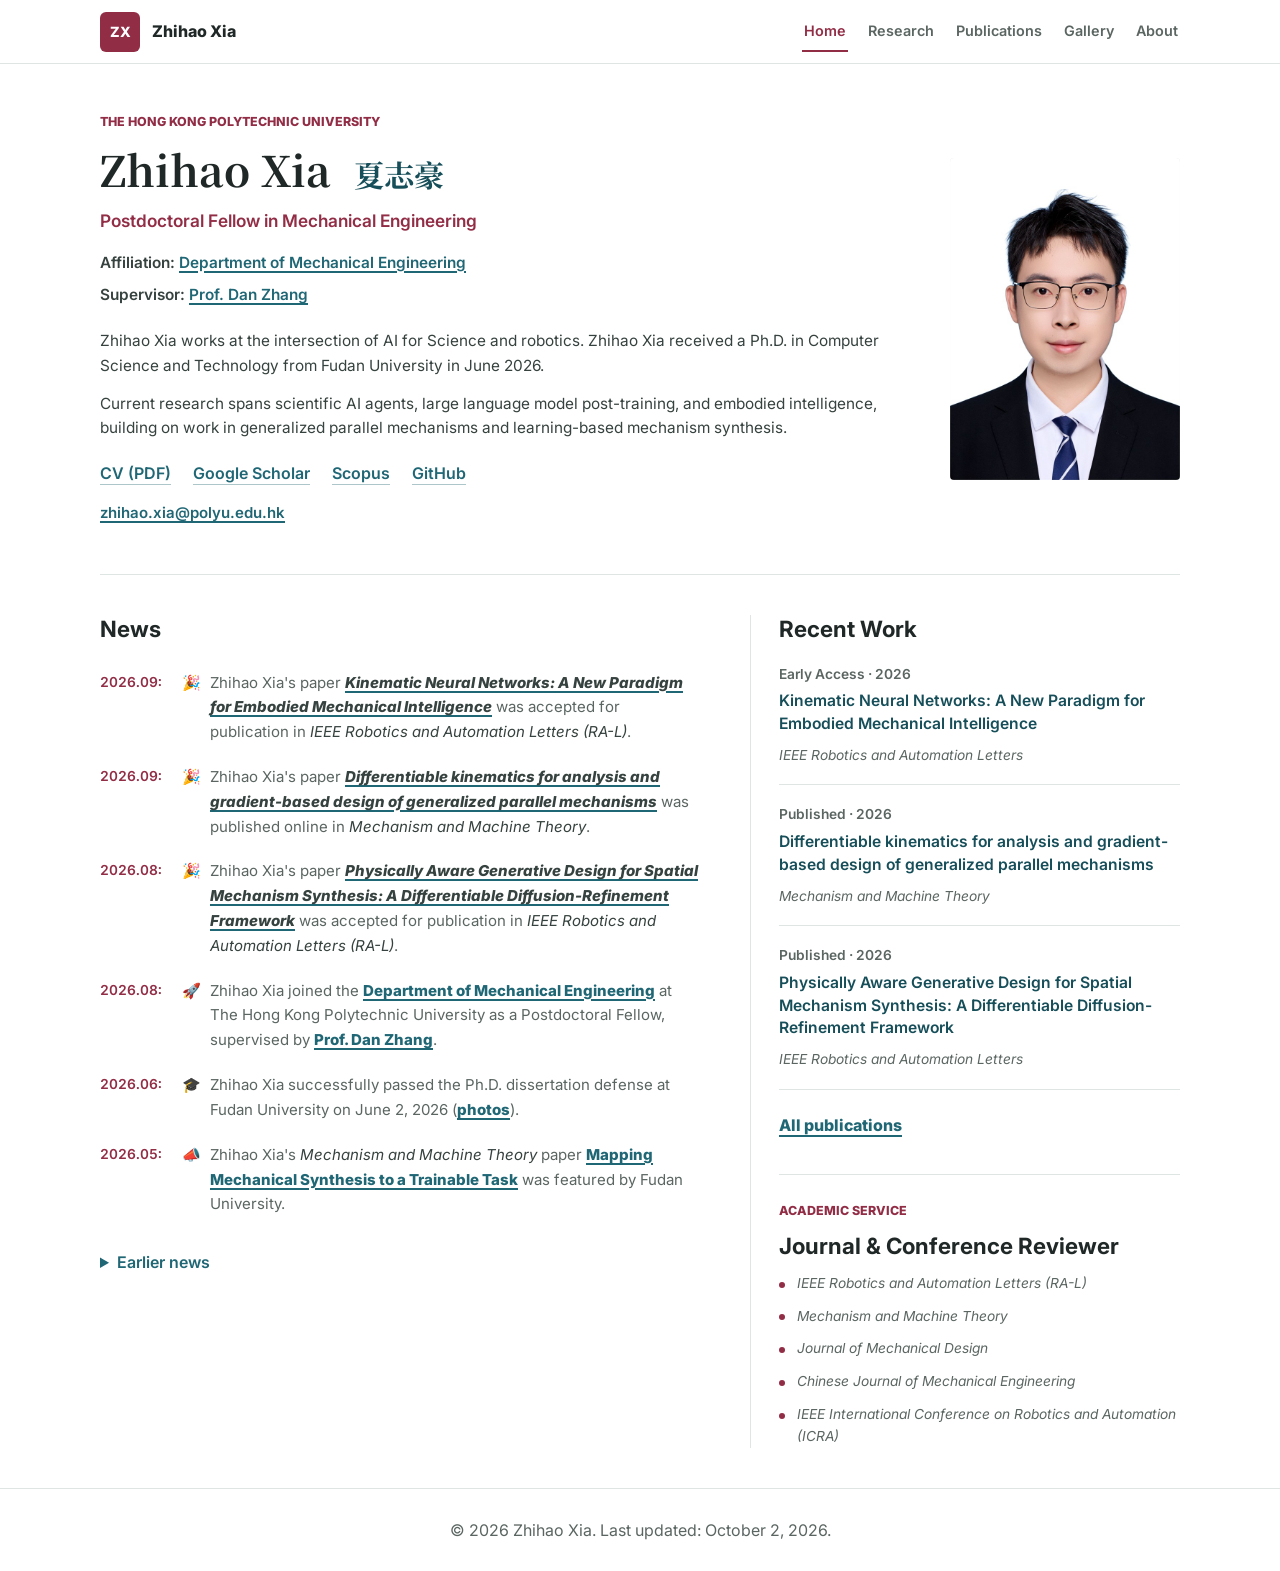
<file: index.html>
<!doctype html>
<html lang="en">
  <head>
    <meta charset="utf-8" />
    <meta name="viewport" content="width=device-width, initial-scale=1" />
    <meta
      name="description"
      content="夏志豪 / Zhihao Xia 的学术个人主页：科研智能体、大语言模型后训练、领域大模型、具身智能、机器人系统、论文与项目。"
    />
    <title>夏志豪 | Zhihao Xia</title>
    <link rel="preconnect" href="https://fonts.googleapis.com" />
    <link rel="preconnect" href="https://fonts.gstatic.com" crossorigin />
    <link
      href="https://fonts.googleapis.com/css2?family=Inter:wght@400;500;600;700;800&family=Noto+Serif+SC:wght@500;700&display=swap"
      rel="stylesheet"
    />
    <link rel="stylesheet" href="styles.css" />
  </head>
  <body>
    <header class="site-header">
      <a class="brand" href="index.html" aria-label="Zhihao Xia home">
        <span class="brand-mark">ZX</span>
        <span class="brand-text">Zhihao Xia</span>
      </a>

      <nav class="site-nav" aria-label="Primary navigation">
        <a href="index.html" aria-current="page">Home</a>
        <a href="research.html">Research</a>
        <a href="publications.html">Publications</a>
        <a href="gallery.html">Gallery</a>
        <a href="about.html">About</a>
      </nav>
    </header>

    <main id="top">
      <section class="home-hero section-band">
        <div class="home-intro">
          <div class="profile-heading">
          <p class="eyebrow">The Hong Kong Polytechnic University</p>
          <h1>Zhihao Xia <span lang="zh-CN">夏志豪</span></h1>
          <p class="profile-title">
            Postdoctoral Fellow in Mechanical Engineering
          </p>
          </div>

          <div class="profile-lines">
            <p>
              <strong>Affiliation:</strong>
              <a href="https://www.polyu.edu.hk/me/">Department of Mechanical Engineering</a>
            </p>
            <p>
              <strong>Supervisor:</strong>
              <a href="https://www.polyu.edu.hk/me/people/academic-teaching-staff/zhang-dan-prof/">Prof. Dan Zhang</a>
            </p>
          </div>

          <div class="intro-copy intro-copy-lead">
            <p>
              Zhihao Xia works at the intersection of AI for Science and
              robotics. Zhihao Xia received a Ph.D. in Computer Science and
              Technology from Fudan University in June 2026.
            </p>
            <p>
              Current research spans scientific AI agents, large language model
              post-training, and embodied intelligence, building on work in
              generalized parallel mechanisms and learning-based mechanism synthesis.
            </p>
          </div>

          <div class="quick-links" aria-label="Profile links">
            <a href="assets/cv/Zhihao_Xia_CV.pdf?v=20261002-2">CV (PDF)</a>
            <a href="https://scholar.google.com/citations?user=0CtcaZQAAAAJ&amp;hl=zh-CN">Google Scholar</a>
            <a href="https://www.scopus.com/authid/detail.uri?authorId=57384968200">Scopus</a>
            <a href="https://github.com/zhihao-xia">GitHub</a>
          </div>
          <p class="profile-contact"><a href="mailto:zhihao.xia@polyu.edu.hk">zhihao.xia@polyu.edu.hk</a></p>
        </div>

        <aside class="profile-card" aria-label="Profile summary">
          <img
            class="profile-photo"
            src="assets/profile-photo.jpg"
            alt="Portrait of Zhihao Xia"
            width="640"
            height="896"
          />
        </aside>
      </section>

      <section class="section home-dashboard">
        <div class="home-main-column">
          <div class="section-heading section-heading-row">
            <div>
              <h2>News</h2>
            </div>
          </div>

          <ul class="news-list">
            <li class="news-item">
              <time datetime="2026-09-09">2026.09:</time>
              <span class="news-emoji" aria-hidden="true">🎉</span>
              <p>
                Zhihao Xia's paper <a href="https://doi.org/10.1109/LRA.2026.3739653"><em>Kinematic Neural Networks: A New Paradigm
                for Embodied Mechanical Intelligence</em></a> was accepted for publication
                in <em>IEEE Robotics and Automation Letters (RA-L)</em>.
              </p>
            </li>
            <li class="news-item">
              <time datetime="2026-09-09">2026.09:</time>
              <span class="news-emoji" aria-hidden="true">🎉</span>
              <p>
                Zhihao Xia's paper
                <a href="https://doi.org/10.1016/j.mechmachtheory.2026.106604"><em>Differentiable
                kinematics for analysis and gradient-based design of generalized
                parallel mechanisms</em></a> was published online in
                <em>Mechanism and Machine Theory</em>.
              </p>
            </li>
            <li class="news-item">
              <time datetime="2026-08">2026.08:</time>
              <span class="news-emoji" aria-hidden="true">🎉</span>
              <p>
                Zhihao Xia's paper <a href="https://doi.org/10.1109/LRA.2026.3734873"><em>Physically Aware Generative Design for
                Spatial Mechanism Synthesis: A Differentiable
                Diffusion-Refinement Framework</em></a> was accepted for publication
                in <em>IEEE Robotics and Automation Letters (RA-L)</em>.
              </p>
            </li>
            <li class="news-item">
              <time datetime="2026-08">2026.08:</time>
              <span class="news-emoji" aria-hidden="true">🚀</span>
              <p>
                Zhihao Xia joined the
                <a href="https://www.polyu.edu.hk/me/">Department of Mechanical Engineering</a>
                at The Hong Kong Polytechnic University as a Postdoctoral Fellow,
                supervised by
                <a href="https://www.polyu.edu.hk/me/people/academic-teaching-staff/zhang-dan-prof/">Prof. Dan Zhang</a>.
              </p>
            </li>
            <li class="news-item">
              <time datetime="2026-06">2026.06:</time>
              <span class="news-emoji" aria-hidden="true">🎓</span>
              <p>
                Zhihao Xia successfully passed the Ph.D. dissertation defense
                at Fudan University on June 2, 2026
                (<a href="gallery.html">photos</a>).
              </p>
            </li>
            <li class="news-item">
              <time datetime="2026-05">2026.05:</time>
              <span class="news-emoji" aria-hidden="true">📣</span>
              <p>
                Zhihao Xia's <em>Mechanism and Machine Theory</em> paper
                <a href="https://mp.weixin.qq.com/s/vEdvu4lonHM1J1p--TCXQQ?scene=1&amp;click_id=1">Mapping Mechanical Synthesis to a Trainable Task</a>
                was featured by Fudan University.
              </p>
            </li>
          </ul>
          <details class="news-archive">
            <summary>Earlier news</summary>
            <ul class="news-list">
            <li class="news-item">
              <time datetime="2026-05">2026.05:</time>
              <span class="news-emoji" aria-hidden="true">🏅</span>
              <p>
                Zhihao Xia was recognized as a 2026 Shanghai Outstanding
                Graduate
                (<a href="assets/gallery/shanghai-outstanding-graduate-certificate.jpg">certificate</a>).
              </p>
            </li>
            <li class="news-item">
              <time datetime="2026-03">2026.03:</time>
              <span class="news-emoji" aria-hidden="true">🎉</span>
              <p>
                Zhihao Xia's paper on mapping mechanical synthesis to a
                trainable task was published in
                <em>Mechanism and Machine Theory</em>.
              </p>
            </li>
            <li class="news-item">
              <time datetime="2025-12">2025.12:</time>
              <span class="news-emoji" aria-hidden="true">🏆</span>
              <p>
                Zhihao Xia was awarded the National Scholarship for doctoral
                students
                (<a href="assets/gallery/national-scholarship-certificate.jpg">certificate</a>).
              </p>
            </li>
            <li class="news-item">
              <time datetime="2025-12">2025.12:</time>
              <span class="news-emoji" aria-hidden="true">🎉</span>
              <p>
                Zhihao Xia's review on generalized parallel mechanisms was
                published in <em>Mechanism and Machine Theory</em>.
              </p>
            </li>
            <li class="news-item">
              <time datetime="2025-08">2025.08:</time>
              <span class="news-emoji" aria-hidden="true">🎉</span>
              <p>
                Zhihao Xia's paper on decoupled generalized parallel
                mechanisms based on motion transmission was published in
                <em>Mechanism and Machine Theory</em>.
              </p>
            </li>
            <li class="news-item">
              <time datetime="2024-07">2024.07:</time>
              <span class="news-emoji" aria-hidden="true">🤖</span>
              <p>
                Zhihao Xia participated in the Guanghua-1 humanoid robot
                project, which was presented at the 2024 World Artificial
                Intelligence Conference and covered by
                <a href="https://news.fudan.edu.cn/2024/0704/c31a141600/page.htm">Fudan News</a>.
              </p>
            </li>
            <li class="news-item">
              <time datetime="2023-09">2023.09:</time>
              <span class="news-emoji" aria-hidden="true">🎓</span>
              <p>
                Zhihao Xia started Ph.D. study in Computer Science and
                Technology at Fudan University.
              </p>
            </li>
            </ul>
          </details>
        </div>

        <aside class="home-side-column">
          <div class="section-heading recent-heading"><h2>Recent Work</h2></div>
          <!-- BEGIN RECENT PUBLICATIONS -->
        <div class="compact-publication-list"><article class="compact-publication">
            <p class="publication-meta">Early Access · 2026</p>
            <h3><a href="publications.html#kinematic-neural-networks">Kinematic Neural Networks: A New Paradigm for Embodied Mechanical Intelligence</a></h3>
            <p><em>IEEE Robotics and Automation Letters</em></p>
          </article>
        <article class="compact-publication">
            <p class="publication-meta">Published · 2026</p>
            <h3><a href="publications.html#differentiable-kinematics">Differentiable kinematics for analysis and gradient-based design of generalized parallel mechanisms</a></h3>
            <p><em>Mechanism and Machine Theory</em></p>
          </article>
        <article class="compact-publication">
            <p class="publication-meta">Published · 2026</p>
            <h3><a href="publications.html#physically-aware-design">Physically Aware Generative Design for Spatial Mechanism Synthesis: A Differentiable Diffusion-Refinement Framework</a></h3>
            <p><em>IEEE Robotics and Automation Letters</em></p>
          </article></div>
        <!-- END RECENT PUBLICATIONS -->
          <a class="text-link side-link" href="publications.html">All publications</a>

          <div class="service-panel" aria-labelledby="home-service-title">
            <p class="eyebrow">Academic Service</p>
            <h2 id="home-service-title">Journal &amp; Conference Reviewer</h2>
            <ul class="service-list">
              <li><em>IEEE Robotics and Automation Letters (RA-L)</em></li>
              <li><em>Mechanism and Machine Theory</em></li>
              <li><em>Journal of Mechanical Design</em></li>
              <li><em>Chinese Journal of Mechanical Engineering</em></li>
              <li><em>IEEE International Conference on Robotics and Automation (ICRA)</em></li>
            </ul>
          </div>
        </aside>
      </section>
    </main>

    <footer class="site-footer">
      <p>© <span id="year"></span> Zhihao Xia. Last updated: October 2, 2026.</p>
    </footer>

    <script src="script.js"></script>
  </body>
</html>
</file>
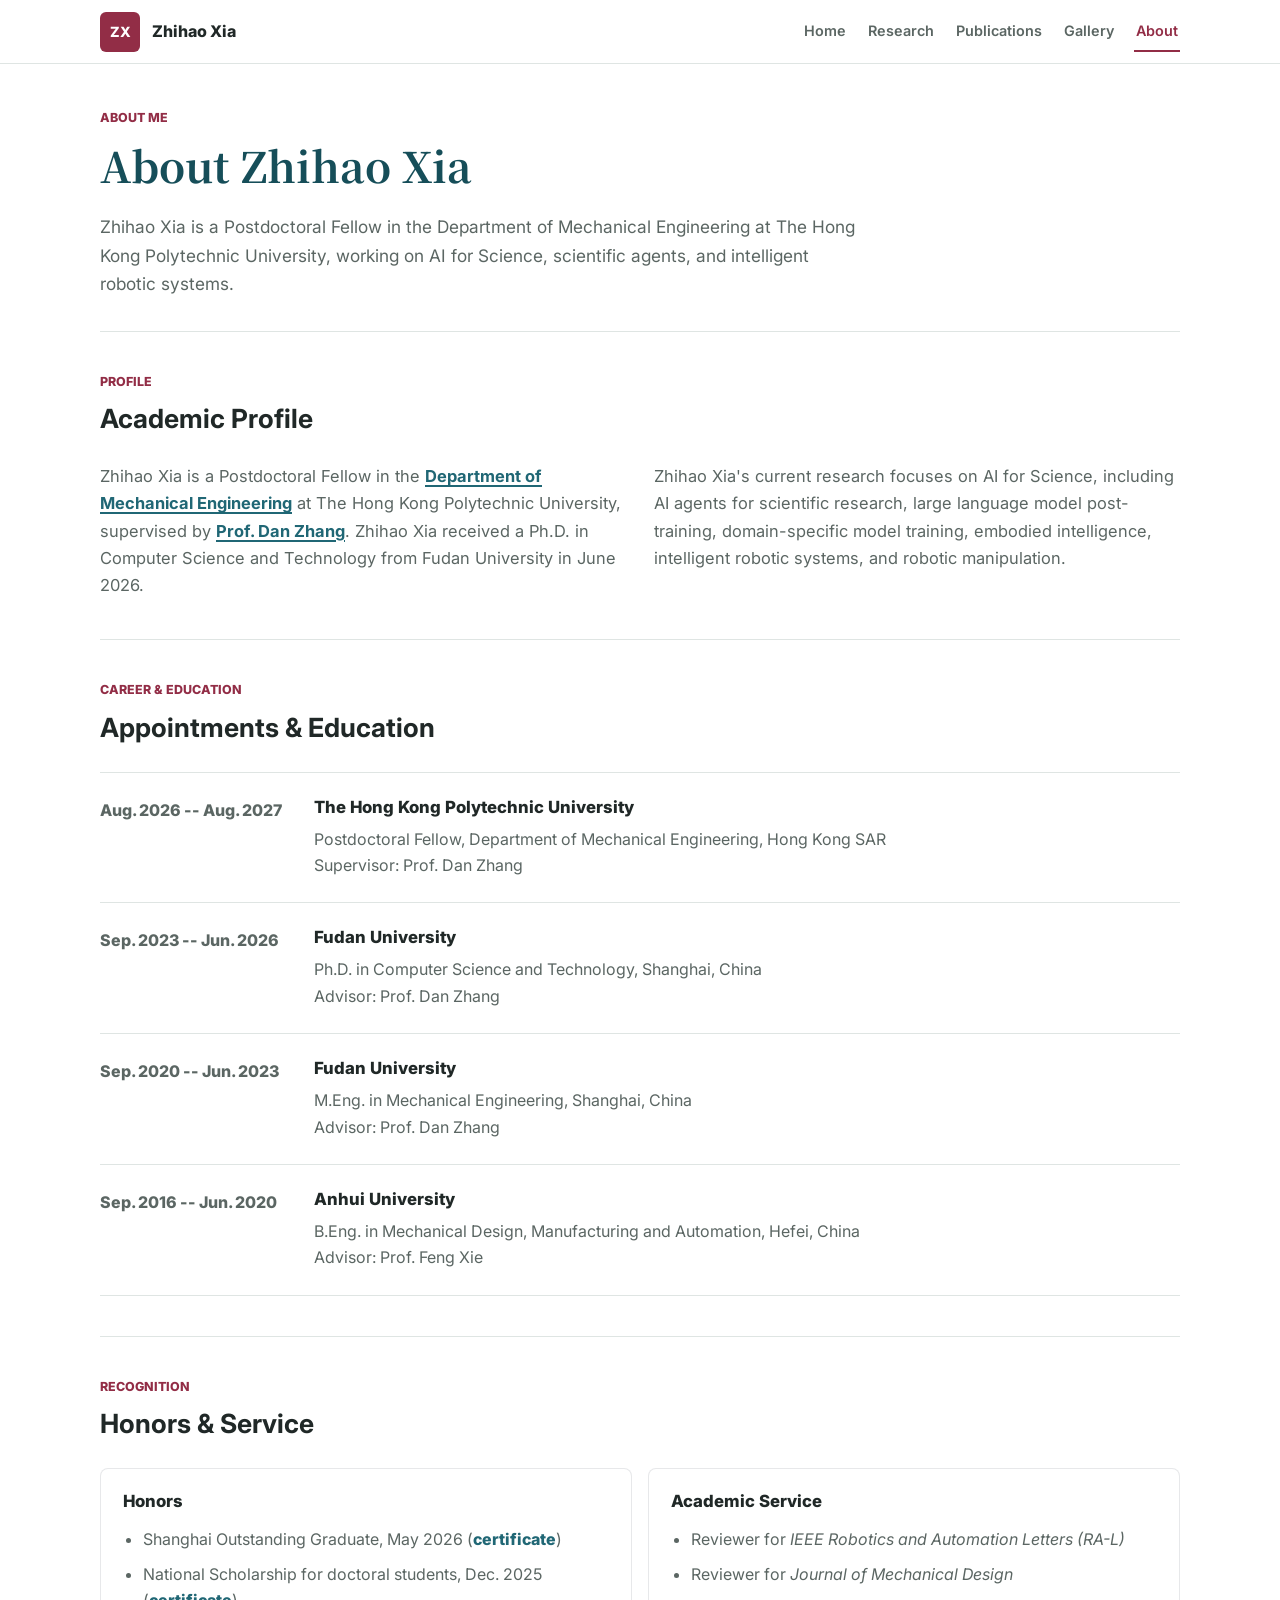
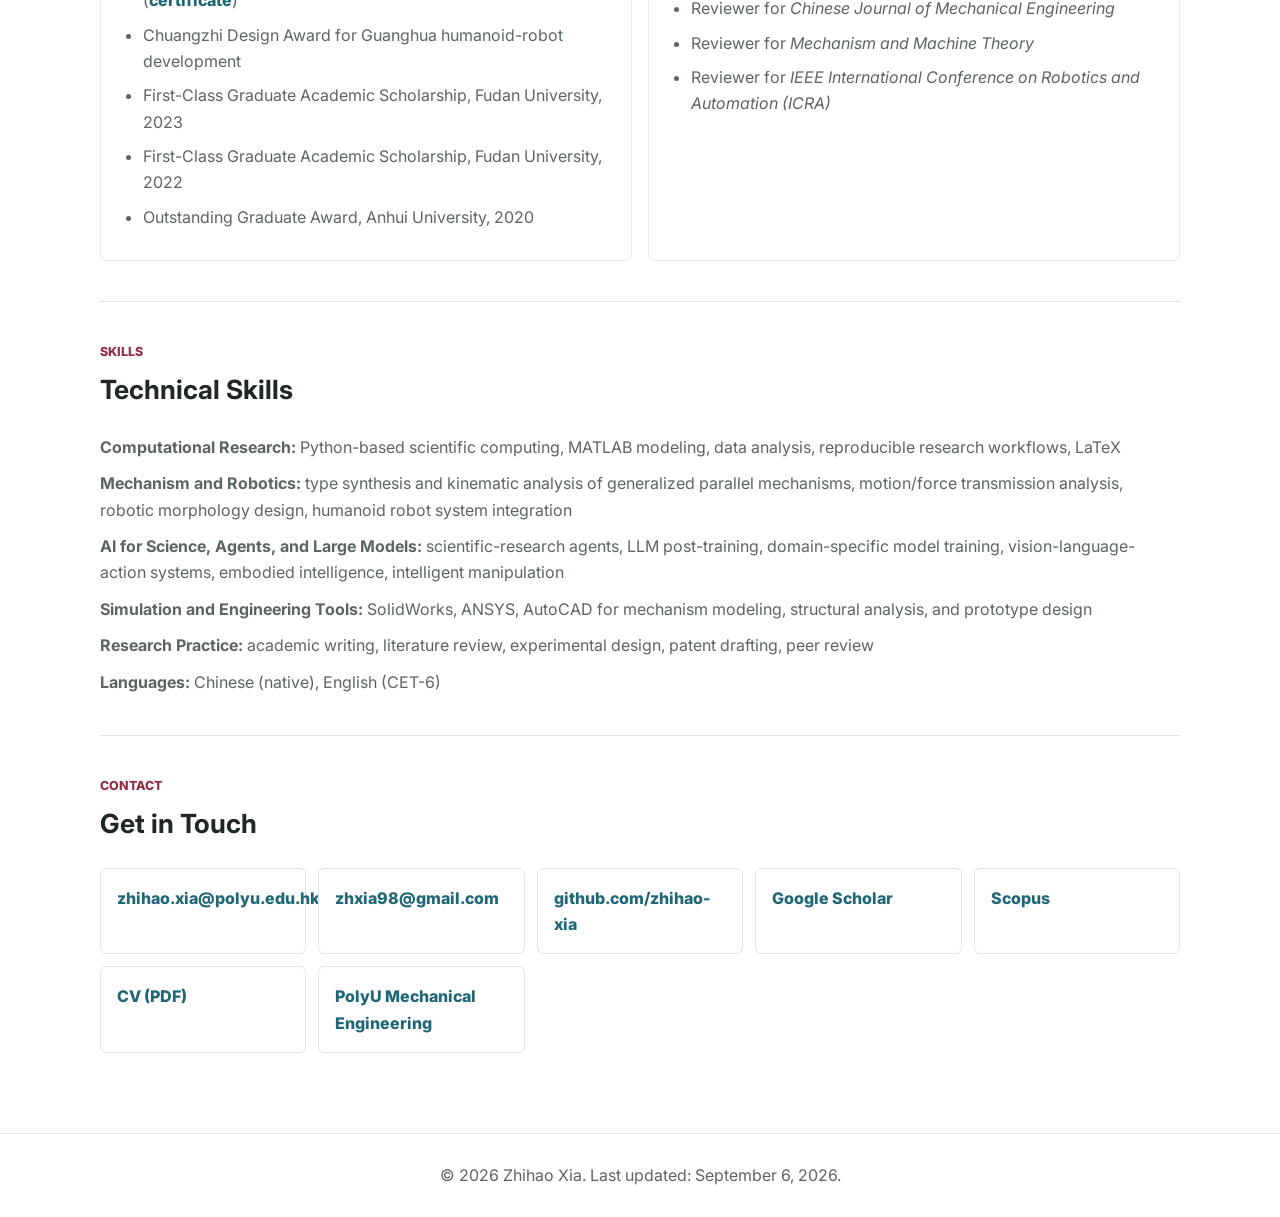
<file: about.html>
<!doctype html>
<html lang="en">
  <head>
    <meta charset="utf-8" />
    <meta name="viewport" content="width=device-width, initial-scale=1" />
    <meta
      name="description"
      content="About Zhihao Xia: education, research profile, honors, academic service, skills, and contact information."
    />
    <title>About Me | Zhihao Xia</title>
    <link rel="preconnect" href="https://fonts.googleapis.com" />
    <link rel="preconnect" href="https://fonts.gstatic.com" crossorigin />
    <link
      href="https://fonts.googleapis.com/css2?family=Inter:wght@400;500;600;700&family=Noto+Serif+SC:wght@500;700&display=swap"
      rel="stylesheet"
    />
    <link rel="stylesheet" href="styles.css" />
  </head>
  <body>
    <header class="site-header">
      <a class="brand" href="index.html" aria-label="Zhihao Xia home">
        <span class="brand-mark">ZX</span>
        <span class="brand-text">Zhihao Xia</span>
      </a>

      <nav class="site-nav" aria-label="Primary navigation">
        <a href="index.html">Home</a>
        <a href="research.html">Research</a>
        <a href="publications.html">Publications</a>
        <a href="gallery.html">Gallery</a>
        <a href="about.html" aria-current="page">About</a>
      </nav>
    </header>

    <main id="top">
      <section class="page-hero section-band">
        <p class="eyebrow">About Me</p>
        <h1>About Zhihao Xia</h1>
        <p class="hero-summary">
          Zhihao Xia is a Postdoctoral Fellow in the Department of Mechanical
          Engineering at The Hong Kong Polytechnic University, working on
          AI for Science, scientific agents, and intelligent robotic systems.
        </p>
      </section>

      <section class="section">
        <div class="section-heading">
          <p class="eyebrow">Profile</p>
          <h2>Academic Profile</h2>
        </div>
        <div class="about-grid">
          <p>
            Zhihao Xia is a Postdoctoral Fellow in the
            <a href="https://www.polyu.edu.hk/me/">Department of Mechanical Engineering</a>
            at The Hong Kong Polytechnic University, supervised by
            <a href="https://www.polyu.edu.hk/me/people/academic-teaching-staff/zhang-dan-prof/">Prof. Dan Zhang</a>.
            Zhihao Xia received a Ph.D. in Computer Science and Technology from
            Fudan University in June 2026.
          </p>
          <p>
            Zhihao Xia's current research focuses on AI for Science, including
            AI agents for scientific research, large language model post-training,
            domain-specific model training, embodied intelligence, intelligent
            robotic systems, and robotic manipulation.
          </p>
        </div>
      </section>

      <section class="section">
        <div class="section-heading">
          <p class="eyebrow">Career & Education</p>
          <h2>Appointments & Education</h2>
        </div>
        <div class="timeline-list">
          <article class="timeline-item">
            <p class="timeline-date">Aug. 2026 -- Aug. 2027</p>
            <div>
              <h3>The Hong Kong Polytechnic University</h3>
              <p>Postdoctoral Fellow, Department of Mechanical Engineering, Hong Kong SAR</p>
              <p>
                Supervisor:
                <a href="https://www.polyu.edu.hk/me/people/academic-teaching-staff/zhang-dan-prof/">Prof. Dan Zhang</a>
              </p>
            </div>
          </article>
          <article class="timeline-item">
            <p class="timeline-date">Sep. 2023 -- Jun. 2026</p>
            <div>
              <h3>Fudan University</h3>
              <p>Ph.D. in Computer Science and Technology, Shanghai, China</p>
              <p>
                Advisor:
                <a href="https://www.polyu.edu.hk/me/people/academic-teaching-staff/zhang-dan-prof/">Prof. Dan Zhang</a>
              </p>
            </div>
          </article>
          <article class="timeline-item">
            <p class="timeline-date">Sep. 2020 -- Jun. 2023</p>
            <div>
              <h3>Fudan University</h3>
              <p>M.Eng. in Mechanical Engineering, Shanghai, China</p>
              <p>
                Advisor:
                <a href="https://www.polyu.edu.hk/me/people/academic-teaching-staff/zhang-dan-prof/">Prof. Dan Zhang</a>
              </p>
            </div>
          </article>
          <article class="timeline-item">
            <p class="timeline-date">Sep. 2016 -- Jun. 2020</p>
            <div>
              <h3>Anhui University</h3>
              <p>B.Eng. in Mechanical Design, Manufacturing and Automation, Hefei, China</p>
              <p>Advisor: Prof. Feng Xie</p>
            </div>
          </article>
        </div>
      </section>

      <section class="section">
        <div class="section-heading">
          <p class="eyebrow">Recognition</p>
          <h2>Honors & Service</h2>
        </div>
        <div class="honor-grid">
          <article class="honor-card">
            <h3>Honors</h3>
            <ul class="compact-list">
              <li>
                Shanghai Outstanding Graduate, May 2026
                (<a href="assets/gallery/shanghai-outstanding-graduate-certificate.jpg">certificate</a>)
              </li>
              <li>
                National Scholarship for doctoral students, Dec. 2025
                (<a href="assets/gallery/national-scholarship-certificate.jpg">certificate</a>)
              </li>
              <li>Chuangzhi Design Award for Guanghua humanoid-robot development</li>
              <li>First-Class Graduate Academic Scholarship, Fudan University, 2023</li>
              <li>First-Class Graduate Academic Scholarship, Fudan University, 2022</li>
              <li>Outstanding Graduate Award, Anhui University, 2020</li>
            </ul>
          </article>
          <article class="honor-card">
            <h3>Academic Service</h3>
            <ul class="compact-list">
              <li>Reviewer for <em>IEEE Robotics and Automation Letters (RA-L)</em></li>
              <li>Reviewer for <em>Journal of Mechanical Design</em></li>
              <li>Reviewer for <em>Chinese Journal of Mechanical Engineering</em></li>
              <li>Reviewer for <em>Mechanism and Machine Theory</em></li>
              <li>Reviewer for <em>IEEE International Conference on Robotics and Automation (ICRA)</em></li>
            </ul>
          </article>
        </div>
      </section>

      <section class="section">
        <div class="section-heading">
          <p class="eyebrow">Skills</p>
          <h2>Technical Skills</h2>
        </div>
        <div class="skill-list">
          <p><strong>Computational Research:</strong> Python-based scientific computing, MATLAB modeling, data analysis, reproducible research workflows, LaTeX</p>
          <p><strong>Mechanism and Robotics:</strong> type synthesis and kinematic analysis of generalized parallel mechanisms, motion/force transmission analysis, robotic morphology design, humanoid robot system integration</p>
          <p><strong>AI for Science, Agents, and Large Models:</strong> scientific-research agents, LLM post-training, domain-specific model training, vision-language-action systems, embodied intelligence, intelligent manipulation</p>
          <p><strong>Simulation and Engineering Tools:</strong> SolidWorks, ANSYS, AutoCAD for mechanism modeling, structural analysis, and prototype design</p>
          <p><strong>Research Practice:</strong> academic writing, literature review, experimental design, patent drafting, peer review</p>
          <p><strong>Languages:</strong> Chinese (native), English (CET-6)</p>
        </div>
      </section>

      <section class="section contact-section">
        <div class="section-heading">
          <p class="eyebrow">Contact</p>
          <h2>Get in Touch</h2>
        </div>
        <div class="contact-grid">
          <a href="mailto:zhihao.xia@polyu.edu.hk">zhihao.xia@polyu.edu.hk</a>
          <a href="mailto:zhxia98@gmail.com">zhxia98@gmail.com</a>
          <a href="https://github.com/zhihao-xia">github.com/zhihao-xia</a>
          <a href="https://scholar.google.com/citations?user=0CtcaZQAAAAJ&amp;hl=zh-CN">Google Scholar</a>
          <a href="https://www.scopus.com/authid/detail.uri?authorId=57384968200">Scopus</a>
          <a href="assets/cv/Zhihao_Xia_CV.pdf?v=20261002-2">CV (PDF)</a>
          <a href="https://www.polyu.edu.hk/me/">PolyU Mechanical Engineering</a>
        </div>
      </section>
    </main>

    <footer class="site-footer">
      <p>© <span id="year"></span> Zhihao Xia. Last updated: September 6, 2026.</p>
    </footer>

    <script src="script.js"></script>
  </body>
</html>
</file>
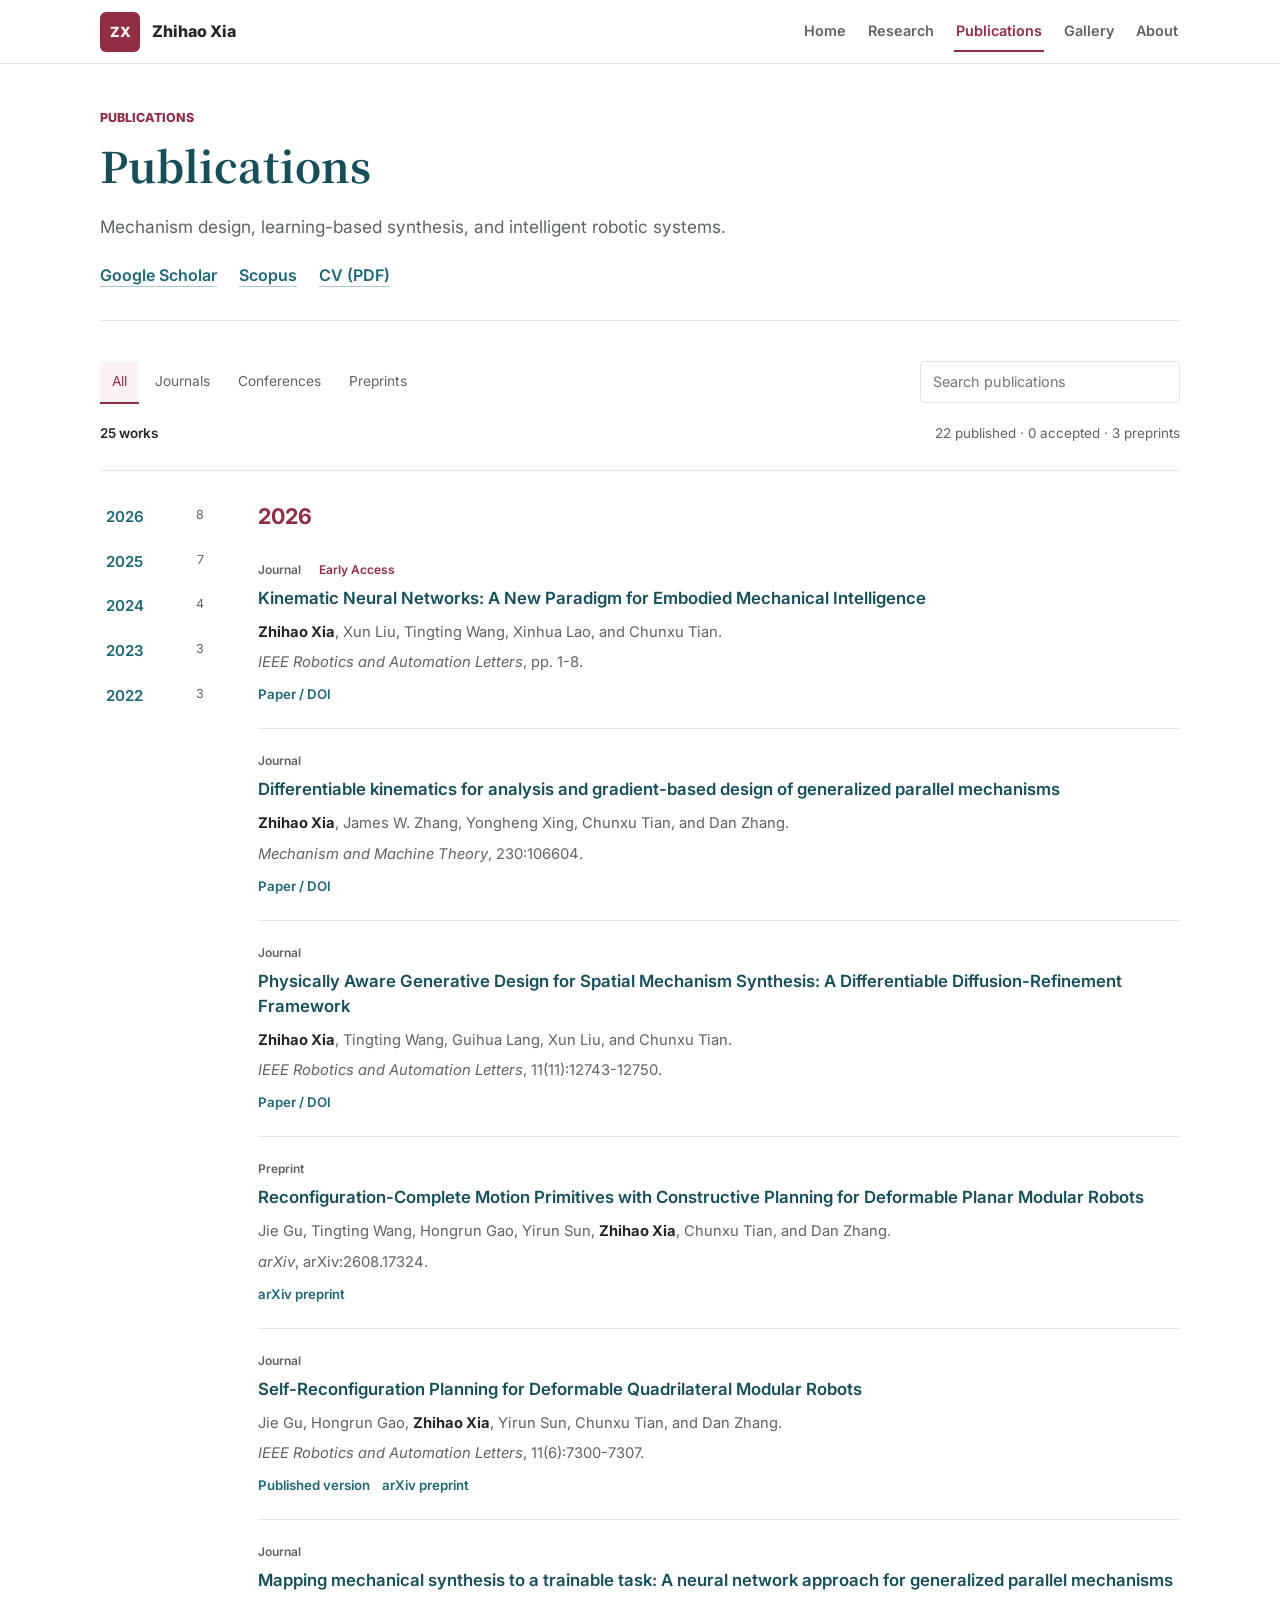
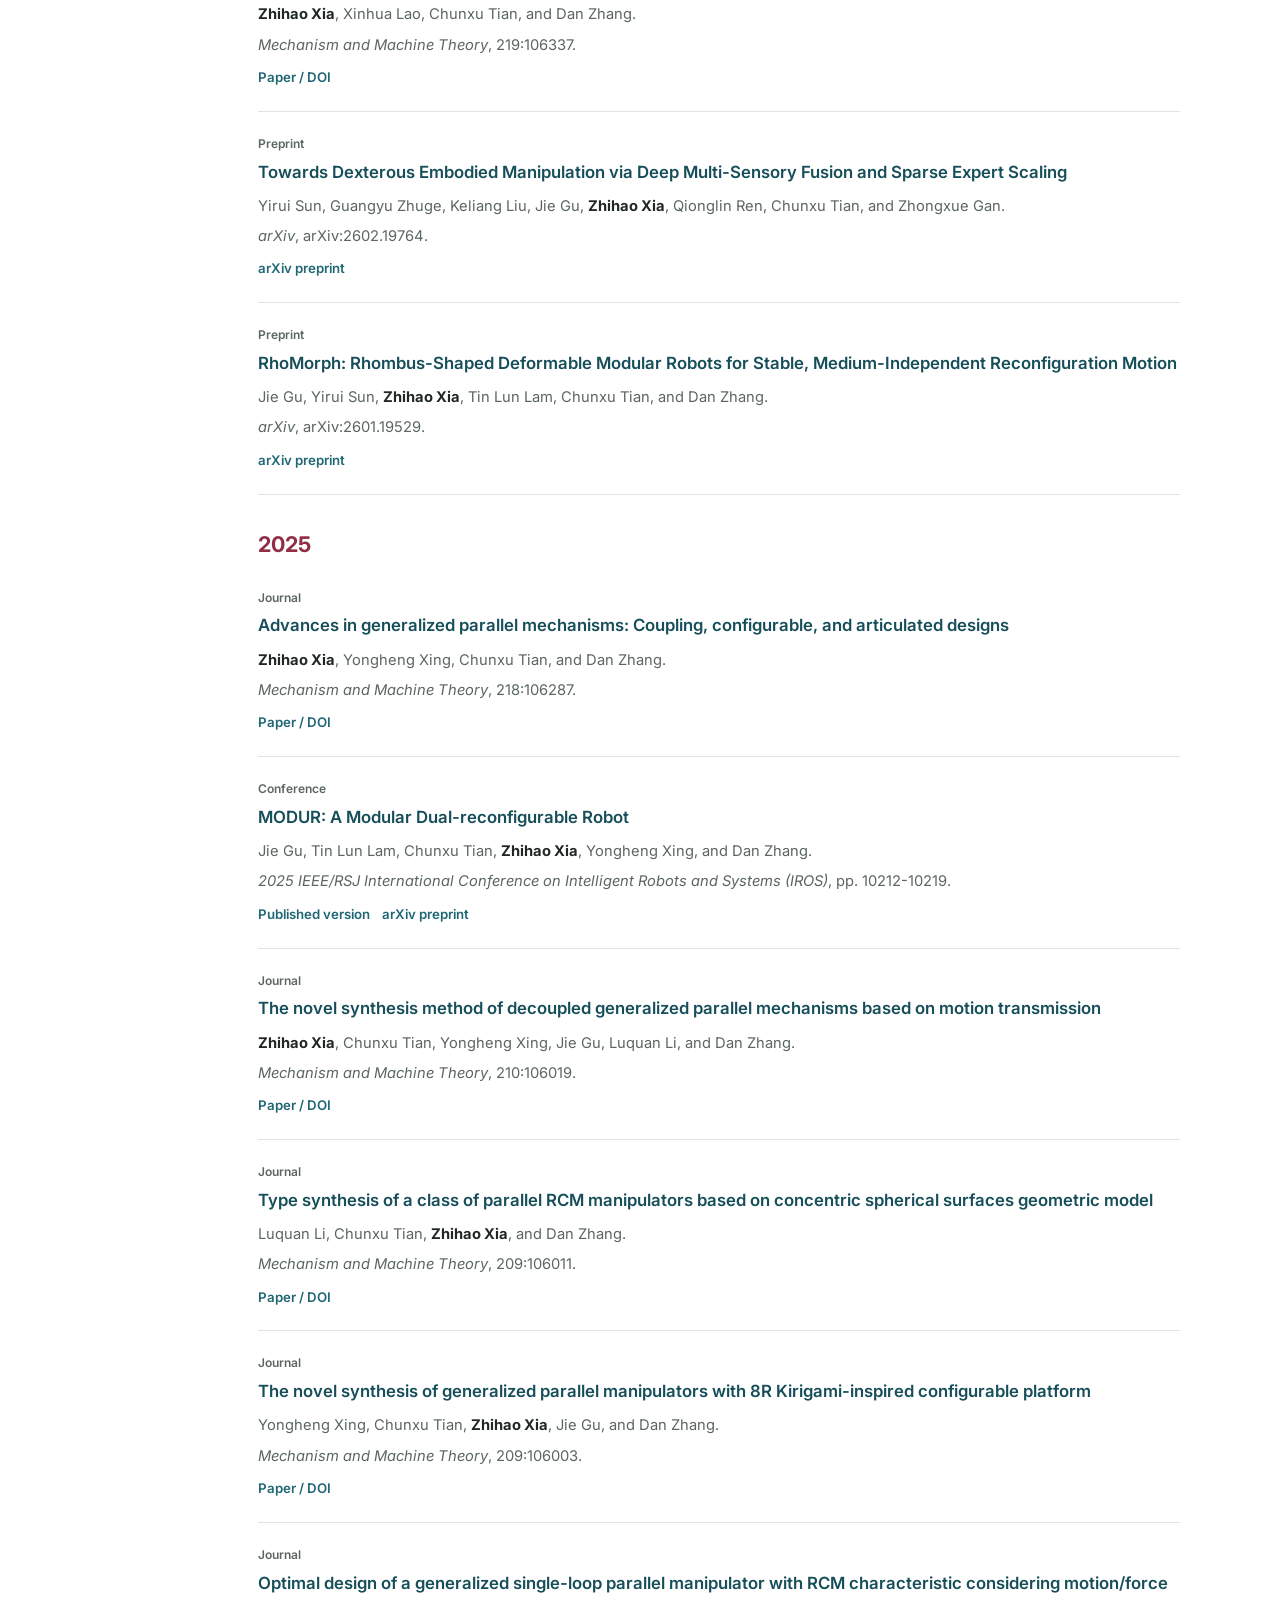
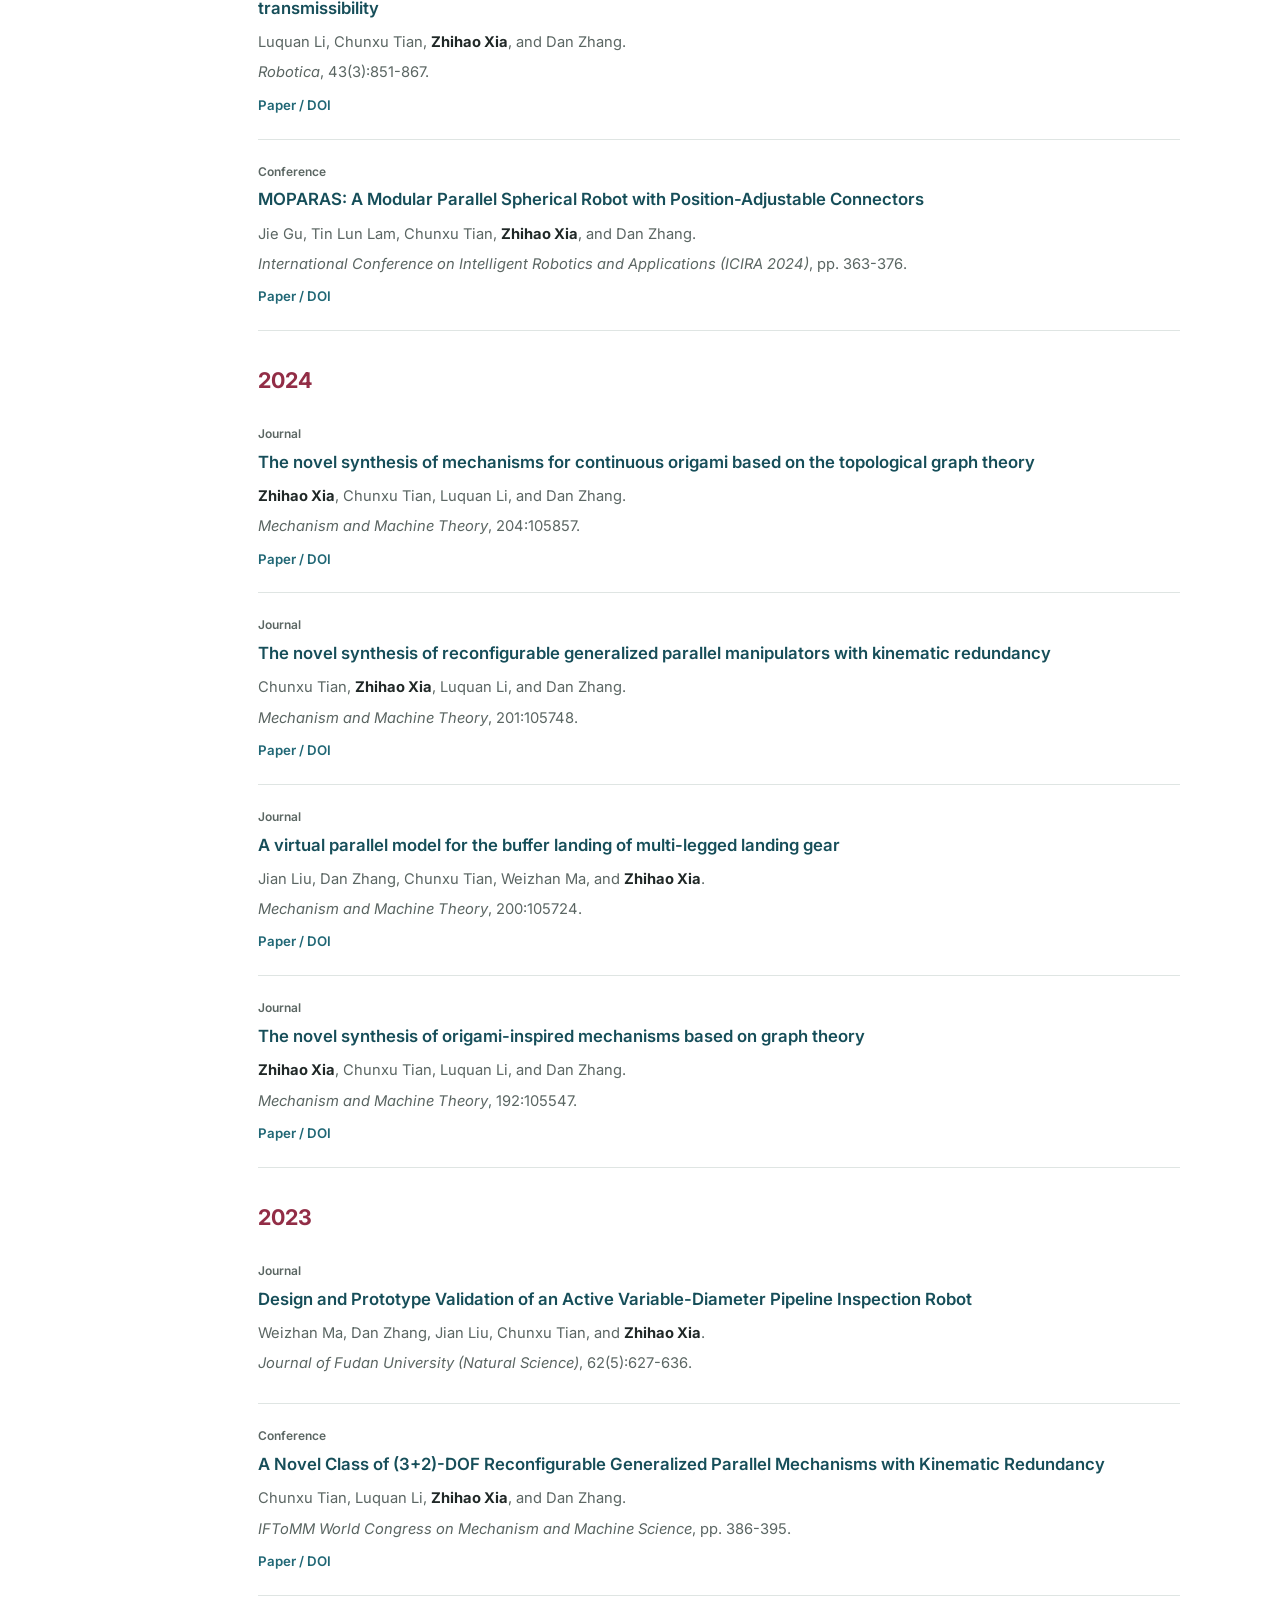
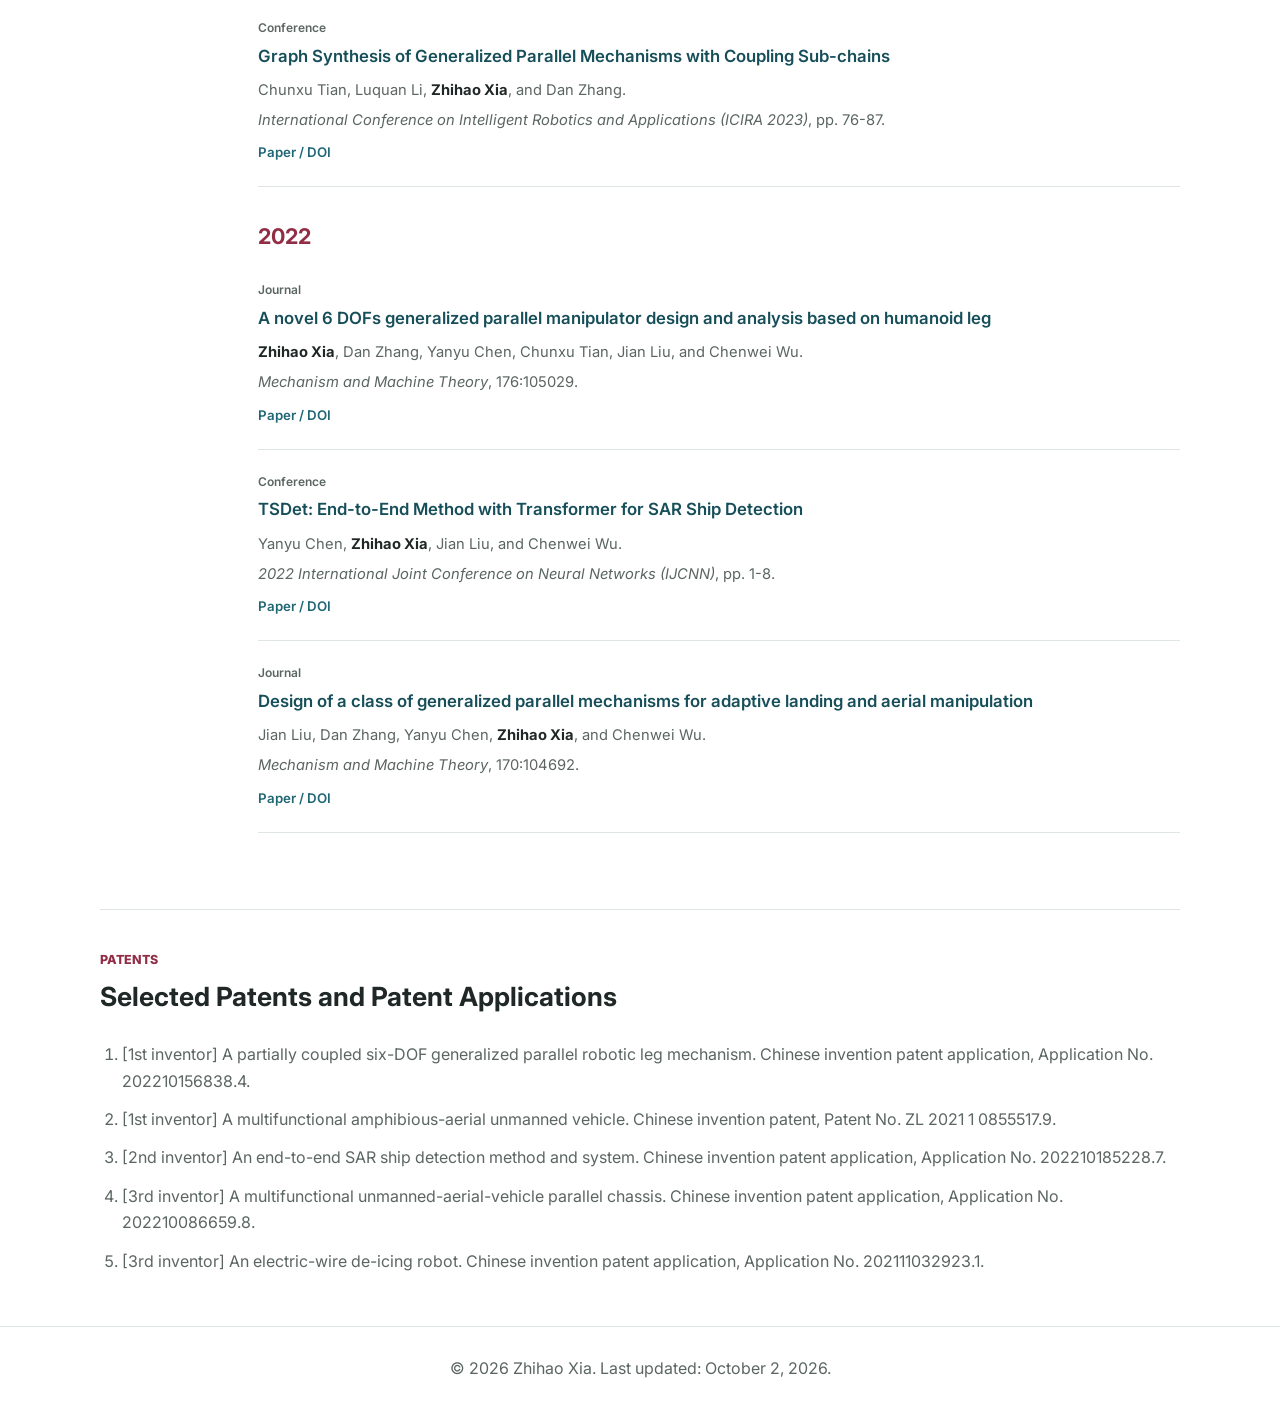
<file: publications.html>
<!doctype html>
<html lang="en">
  <head>
    <meta charset="utf-8" />
    <meta name="viewport" content="width=device-width, initial-scale=1" />
    <meta
      name="description"
      content="Publications by Zhihao Xia in mechanism design, generalized parallel mechanisms, robotics, and embodied intelligence."
    />
    <title>Publications | Zhihao Xia</title>
    <link rel="preconnect" href="https://fonts.googleapis.com" />
    <link rel="preconnect" href="https://fonts.gstatic.com" crossorigin />
    <link
      href="https://fonts.googleapis.com/css2?family=Inter:wght@400;500;600;700&family=Noto+Serif+SC:wght@500;700&display=swap"
      rel="stylesheet"
    />
    <link rel="stylesheet" href="styles.css" />
  </head>
  <body>
    <header class="site-header">
      <a class="brand" href="index.html" aria-label="Zhihao Xia home">
        <span class="brand-mark">ZX</span>
        <span class="brand-text">Zhihao Xia</span>
      </a>

      <nav class="site-nav" aria-label="Primary navigation">
        <a href="index.html">Home</a>
        <a href="research.html">Research</a>
        <a href="publications.html" aria-current="page">Publications</a>
        <a href="gallery.html">Gallery</a>
        <a href="about.html">About</a>
      </nav>
    </header>

    <main id="top">
      <section class="page-hero section-band">
        <p class="eyebrow">Publications</p>
        <h1>Publications</h1>
        <p class="hero-summary">Mechanism design, learning-based synthesis, and intelligent robotic systems.</p>
        <div class="quick-links" aria-label="Academic profiles">
          <a href="https://scholar.google.com/citations?user=0CtcaZQAAAAJ&amp;hl=zh-CN">Google Scholar</a>
          <a href="https://www.scopus.com/authid/detail.uri?authorId=57384968200">Scopus</a>
          <a href="assets/cv/Zhihao_Xia_CV.pdf?v=20261002-2">CV (PDF)</a>
        </div>
      </section>

      <section class="section publications-section" aria-label="Publication list">
        <!-- BEGIN PUBLICATIONS -->
        <form class="publication-filters" id="publication-filters" hidden role="search" aria-label="Search publications">
          <fieldset class="publication-modes">
            <legend class="sr-only">Publication type</legend>
            <label><input type="radio" name="type" value="all" checked /><span>All</span></label>
        <label><input type="radio" name="type" value="journal"  /><span>Journals</span></label>
        <label><input type="radio" name="type" value="conference"  /><span>Conferences</span></label>
        <label><input type="radio" name="type" value="preprint"  /><span>Preprints</span></label>
          </fieldset>
          <label class="publication-search"><span class="sr-only">Search titles, authors, or venues</span><input type="search" name="query" aria-label="Search titles, authors, or venues" placeholder="Search publications" /></label>
        </form>
        <div class="publication-overview"><p id="publication-count" role="status" aria-live="polite">25 works</p><p>22 published · 0 accepted · 3 preprints</p></div>
        <div class="publication-layout">
          <nav class="publication-years" aria-label="Publication years"><a href="#year-2026" data-year="2026">2026<span>8</span></a>
        <a href="#year-2025" data-year="2025">2025<span>7</span></a>
        <a href="#year-2024" data-year="2024">2024<span>4</span></a>
        <a href="#year-2023" data-year="2023">2023<span>3</span></a>
        <a href="#year-2022" data-year="2022">2022<span>3</span></a></nav>
          <div class="publication-results">
            <section class="publication-year-group" id="year-2026" data-year="2026" aria-labelledby="heading-2026"><h2 id="heading-2026">2026</h2><article class="publication-record" id="kinematic-neural-networks" data-kind="journal" data-status="published">
          <div class="publication-meta"><span>Journal</span><span class="publication-status">Early Access</span></div>
          <h3>Kinematic Neural Networks: A New Paradigm for Embodied Mechanical Intelligence</h3>
          <p class="publication-authors"><strong>Zhihao Xia</strong>, Xun Liu, Tingting Wang, Xinhua Lao, and Chunxu Tian.</p>
          <p class="publication-venue"><em>IEEE Robotics and Automation Letters</em>, pp. 1-8.</p>
          <div class="inline-links"><a href="https://doi.org/10.1109/LRA.2026.3739653">Paper / DOI</a></div>
        </article>
        <article class="publication-record" id="differentiable-kinematics" data-kind="journal" data-status="published">
          <div class="publication-meta"><span>Journal</span></div>
          <h3>Differentiable kinematics for analysis and gradient-based design of generalized parallel mechanisms</h3>
          <p class="publication-authors"><strong>Zhihao Xia</strong>, James W. Zhang, Yongheng Xing, Chunxu Tian, and Dan Zhang.</p>
          <p class="publication-venue"><em>Mechanism and Machine Theory</em>, 230:106604.</p>
          <div class="inline-links"><a href="https://doi.org/10.1016/j.mechmachtheory.2026.106604">Paper / DOI</a></div>
        </article>
        <article class="publication-record" id="physically-aware-design" data-kind="journal" data-status="published">
          <div class="publication-meta"><span>Journal</span></div>
          <h3>Physically Aware Generative Design for Spatial Mechanism Synthesis: A Differentiable Diffusion-Refinement Framework</h3>
          <p class="publication-authors"><strong>Zhihao Xia</strong>, Tingting Wang, Guihua Lang, Xun Liu, and Chunxu Tian.</p>
          <p class="publication-venue"><em>IEEE Robotics and Automation Letters</em>, 11(11):12743-12750.</p>
          <div class="inline-links"><a href="https://doi.org/10.1109/LRA.2026.3734873">Paper / DOI</a></div>
        </article>
        <article class="publication-record" id="reconfiguration-complete" data-kind="preprint" data-status="preprint">
          <div class="publication-meta"><span>Preprint</span></div>
          <h3>Reconfiguration-Complete Motion Primitives with Constructive Planning for Deformable Planar Modular Robots</h3>
          <p class="publication-authors">Jie Gu, Tingting Wang, Hongrun Gao, Yirun Sun, <strong>Zhihao Xia</strong>, Chunxu Tian, and Dan Zhang.</p>
          <p class="publication-venue"><em>arXiv</em>, arXiv:2608.17324.</p>
          <div class="inline-links"><a href="https://arxiv.org/abs/2608.17324">arXiv preprint</a></div>
        </article>
        <article class="publication-record" id="self-reconfiguration" data-kind="journal" data-status="published">
          <div class="publication-meta"><span>Journal</span></div>
          <h3>Self-Reconfiguration Planning for Deformable Quadrilateral Modular Robots</h3>
          <p class="publication-authors">Jie Gu, Hongrun Gao, <strong>Zhihao Xia</strong>, Yirun Sun, Chunxu Tian, and Dan Zhang.</p>
          <p class="publication-venue"><em>IEEE Robotics and Automation Letters</em>, 11(6):7300-7307.</p>
          <div class="inline-links"><a href="https://doi.org/10.1109/lra.2026.3685902">Published version</a>
        <a href="https://arxiv.org/abs/2601.19496">arXiv preprint</a></div>
        </article>
        <article class="publication-record" id="mapping-mechanical-synthesis" data-kind="journal" data-status="published">
          <div class="publication-meta"><span>Journal</span></div>
          <h3>Mapping mechanical synthesis to a trainable task: A neural network approach for generalized parallel mechanisms</h3>
          <p class="publication-authors"><strong>Zhihao Xia</strong>, Xinhua Lao, Chunxu Tian, and Dan Zhang.</p>
          <p class="publication-venue"><em>Mechanism and Machine Theory</em>, 219:106337.</p>
          <div class="inline-links"><a href="https://doi.org/10.1016/j.mechmachtheory.2025.106337">Paper / DOI</a></div>
        </article>
        <article class="publication-record" id="dexterous-manipulation" data-kind="preprint" data-status="preprint">
          <div class="publication-meta"><span>Preprint</span></div>
          <h3>Towards Dexterous Embodied Manipulation via Deep Multi-Sensory Fusion and Sparse Expert Scaling</h3>
          <p class="publication-authors">Yirui Sun, Guangyu Zhuge, Keliang Liu, Jie Gu, <strong>Zhihao Xia</strong>, Qionglin Ren, Chunxu Tian, and Zhongxue Gan.</p>
          <p class="publication-venue"><em>arXiv</em>, arXiv:2602.19764.</p>
          <div class="inline-links"><a href="https://arxiv.org/abs/2602.19764">arXiv preprint</a></div>
        </article>
        <article class="publication-record" id="rhomorph" data-kind="preprint" data-status="preprint">
          <div class="publication-meta"><span>Preprint</span></div>
          <h3>RhoMorph: Rhombus-Shaped Deformable Modular Robots for Stable, Medium-Independent Reconfiguration Motion</h3>
          <p class="publication-authors">Jie Gu, Yirui Sun, <strong>Zhihao Xia</strong>, Tin Lun Lam, Chunxu Tian, and Dan Zhang.</p>
          <p class="publication-venue"><em>arXiv</em>, arXiv:2601.19529.</p>
          <div class="inline-links"><a href="https://arxiv.org/abs/2601.19529">arXiv preprint</a></div>
        </article></section>
        <section class="publication-year-group" id="year-2025" data-year="2025" aria-labelledby="heading-2025"><h2 id="heading-2025">2025</h2><article class="publication-record" id="pub-j-mechmachtheory-2025-106287" data-kind="journal" data-status="published">
          <div class="publication-meta"><span>Journal</span></div>
          <h3>Advances in generalized parallel mechanisms: Coupling, configurable, and articulated designs</h3>
          <p class="publication-authors"><strong>Zhihao Xia</strong>, Yongheng Xing, Chunxu Tian, and Dan Zhang.</p>
          <p class="publication-venue"><em>Mechanism and Machine Theory</em>, 218:106287.</p>
          <div class="inline-links"><a href="https://doi.org/10.1016/j.mechmachtheory.2025.106287">Paper / DOI</a></div>
        </article>
        <article class="publication-record" id="pub-iros60139-2025-11246025" data-kind="conference" data-status="published">
          <div class="publication-meta"><span>Conference</span></div>
          <h3>MODUR: A Modular Dual-reconfigurable Robot</h3>
          <p class="publication-authors">Jie Gu, Tin Lun Lam, Chunxu Tian, <strong>Zhihao Xia</strong>, Yongheng Xing, and Dan Zhang.</p>
          <p class="publication-venue"><em>2025 IEEE/RSJ International Conference on Intelligent Robots and Systems (IROS)</em>, pp. 10212-10219.</p>
          <div class="inline-links"><a href="https://doi.org/10.1109/iros60139.2025.11246025">Published version</a>
        <a href="https://arxiv.org/abs/2510.13356">arXiv preprint</a></div>
        </article>
        <article class="publication-record" id="pub-j-mechmachtheory-2025-106019" data-kind="journal" data-status="published">
          <div class="publication-meta"><span>Journal</span></div>
          <h3>The novel synthesis method of decoupled generalized parallel mechanisms based on motion transmission</h3>
          <p class="publication-authors"><strong>Zhihao Xia</strong>, Chunxu Tian, Yongheng Xing, Jie Gu, Luquan Li, and Dan Zhang.</p>
          <p class="publication-venue"><em>Mechanism and Machine Theory</em>, 210:106019.</p>
          <div class="inline-links"><a href="https://doi.org/10.1016/j.mechmachtheory.2025.106019">Paper / DOI</a></div>
        </article>
        <article class="publication-record" id="pub-j-mechmachtheory-2025-106011" data-kind="journal" data-status="published">
          <div class="publication-meta"><span>Journal</span></div>
          <h3>Type synthesis of a class of parallel RCM manipulators based on concentric spherical surfaces geometric model</h3>
          <p class="publication-authors">Luquan Li, Chunxu Tian, <strong>Zhihao Xia</strong>, and Dan Zhang.</p>
          <p class="publication-venue"><em>Mechanism and Machine Theory</em>, 209:106011.</p>
          <div class="inline-links"><a href="https://doi.org/10.1016/j.mechmachtheory.2025.106011">Paper / DOI</a></div>
        </article>
        <article class="publication-record" id="pub-j-mechmachtheory-2025-106003" data-kind="journal" data-status="published">
          <div class="publication-meta"><span>Journal</span></div>
          <h3>The novel synthesis of generalized parallel manipulators with 8R Kirigami-inspired configurable platform</h3>
          <p class="publication-authors">Yongheng Xing, Chunxu Tian, <strong>Zhihao Xia</strong>, Jie Gu, and Dan Zhang.</p>
          <p class="publication-venue"><em>Mechanism and Machine Theory</em>, 209:106003.</p>
          <div class="inline-links"><a href="https://doi.org/10.1016/j.mechmachtheory.2025.106003">Paper / DOI</a></div>
        </article>
        <article class="publication-record" id="pub-s026357472400225x" data-kind="journal" data-status="published">
          <div class="publication-meta"><span>Journal</span></div>
          <h3>Optimal design of a generalized single-loop parallel manipulator with RCM characteristic considering motion/force transmissibility</h3>
          <p class="publication-authors">Luquan Li, Chunxu Tian, <strong>Zhihao Xia</strong>, and Dan Zhang.</p>
          <p class="publication-venue"><em>Robotica</em>, 43(3):851-867.</p>
          <div class="inline-links"><a href="https://doi.org/10.1017/s026357472400225x">Paper / DOI</a></div>
        </article>
        <article class="publication-record" id="pub-978-981-96-0798-3-27" data-kind="conference" data-status="published">
          <div class="publication-meta"><span>Conference</span></div>
          <h3>MOPARAS: A Modular Parallel Spherical Robot with Position-Adjustable Connectors</h3>
          <p class="publication-authors">Jie Gu, Tin Lun Lam, Chunxu Tian, <strong>Zhihao Xia</strong>, and Dan Zhang.</p>
          <p class="publication-venue"><em>International Conference on Intelligent Robotics and Applications (ICIRA 2024)</em>, pp. 363-376.</p>
          <div class="inline-links"><a href="https://doi.org/10.1007/978-981-96-0798-3_27">Paper / DOI</a></div>
        </article></section>
        <section class="publication-year-group" id="year-2024" data-year="2024" aria-labelledby="heading-2024"><h2 id="heading-2024">2024</h2><article class="publication-record" id="pub-j-mechmachtheory-2024-105857" data-kind="journal" data-status="published">
          <div class="publication-meta"><span>Journal</span></div>
          <h3>The novel synthesis of mechanisms for continuous origami based on the topological graph theory</h3>
          <p class="publication-authors"><strong>Zhihao Xia</strong>, Chunxu Tian, Luquan Li, and Dan Zhang.</p>
          <p class="publication-venue"><em>Mechanism and Machine Theory</em>, 204:105857.</p>
          <div class="inline-links"><a href="https://doi.org/10.1016/j.mechmachtheory.2024.105857">Paper / DOI</a></div>
        </article>
        <article class="publication-record" id="pub-j-mechmachtheory-2024-105748" data-kind="journal" data-status="published">
          <div class="publication-meta"><span>Journal</span></div>
          <h3>The novel synthesis of reconfigurable generalized parallel manipulators with kinematic redundancy</h3>
          <p class="publication-authors">Chunxu Tian, <strong>Zhihao Xia</strong>, Luquan Li, and Dan Zhang.</p>
          <p class="publication-venue"><em>Mechanism and Machine Theory</em>, 201:105748.</p>
          <div class="inline-links"><a href="https://doi.org/10.1016/j.mechmachtheory.2024.105748">Paper / DOI</a></div>
        </article>
        <article class="publication-record" id="pub-j-mechmachtheory-2024-105724" data-kind="journal" data-status="published">
          <div class="publication-meta"><span>Journal</span></div>
          <h3>A virtual parallel model for the buffer landing of multi-legged landing gear</h3>
          <p class="publication-authors">Jian Liu, Dan Zhang, Chunxu Tian, Weizhan Ma, and <strong>Zhihao Xia</strong>.</p>
          <p class="publication-venue"><em>Mechanism and Machine Theory</em>, 200:105724.</p>
          <div class="inline-links"><a href="https://doi.org/10.1016/j.mechmachtheory.2024.105724">Paper / DOI</a></div>
        </article>
        <article class="publication-record" id="pub-j-mechmachtheory-2023-105547" data-kind="journal" data-status="published">
          <div class="publication-meta"><span>Journal</span></div>
          <h3>The novel synthesis of origami-inspired mechanisms based on graph theory</h3>
          <p class="publication-authors"><strong>Zhihao Xia</strong>, Chunxu Tian, Luquan Li, and Dan Zhang.</p>
          <p class="publication-venue"><em>Mechanism and Machine Theory</em>, 192:105547.</p>
          <div class="inline-links"><a href="https://doi.org/10.1016/j.mechmachtheory.2023.105547">Paper / DOI</a></div>
        </article></section>
        <section class="publication-year-group" id="year-2023" data-year="2023" aria-labelledby="heading-2023"><h2 id="heading-2023">2023</h2><article class="publication-record" id="pipeline-inspection" data-kind="journal" data-status="published">
          <div class="publication-meta"><span>Journal</span></div>
          <h3>Design and Prototype Validation of an Active Variable-Diameter Pipeline Inspection Robot</h3>
          <p class="publication-authors">Weizhan Ma, Dan Zhang, Jian Liu, Chunxu Tian, and <strong>Zhihao Xia</strong>.</p>
          <p class="publication-venue"><em>Journal of Fudan University (Natural Science)</em>, 62(5):627-636.</p>

        </article>
        <article class="publication-record" id="pub-978-3-031-45705-0-38" data-kind="conference" data-status="published">
          <div class="publication-meta"><span>Conference</span></div>
          <h3>A Novel Class of (3+2)-DOF Reconfigurable Generalized Parallel Mechanisms with Kinematic Redundancy</h3>
          <p class="publication-authors">Chunxu Tian, Luquan Li, <strong>Zhihao Xia</strong>, and Dan Zhang.</p>
          <p class="publication-venue"><em>IFToMM World Congress on Mechanism and Machine Science</em>, pp. 386-395.</p>
          <div class="inline-links"><a href="https://doi.org/10.1007/978-3-031-45705-0_38">Paper / DOI</a></div>
        </article>
        <article class="publication-record" id="pub-978-981-99-6504-5-7" data-kind="conference" data-status="published">
          <div class="publication-meta"><span>Conference</span></div>
          <h3>Graph Synthesis of Generalized Parallel Mechanisms with Coupling Sub-chains</h3>
          <p class="publication-authors">Chunxu Tian, Luquan Li, <strong>Zhihao Xia</strong>, and Dan Zhang.</p>
          <p class="publication-venue"><em>International Conference on Intelligent Robotics and Applications (ICIRA 2023)</em>, pp. 76-87.</p>
          <div class="inline-links"><a href="https://doi.org/10.1007/978-981-99-6504-5_7">Paper / DOI</a></div>
        </article></section>
        <section class="publication-year-group" id="year-2022" data-year="2022" aria-labelledby="heading-2022"><h2 id="heading-2022">2022</h2><article class="publication-record" id="pub-j-mechmachtheory-2022-105029" data-kind="journal" data-status="published">
          <div class="publication-meta"><span>Journal</span></div>
          <h3>A novel 6 DOFs generalized parallel manipulator design and analysis based on humanoid leg</h3>
          <p class="publication-authors"><strong>Zhihao Xia</strong>, Dan Zhang, Yanyu Chen, Chunxu Tian, Jian Liu, and Chenwei Wu.</p>
          <p class="publication-venue"><em>Mechanism and Machine Theory</em>, 176:105029.</p>
          <div class="inline-links"><a href="https://doi.org/10.1016/j.mechmachtheory.2022.105029">Paper / DOI</a></div>
        </article>
        <article class="publication-record" id="pub-ijcnn55064-2022-9891879" data-kind="conference" data-status="published">
          <div class="publication-meta"><span>Conference</span></div>
          <h3>TSDet: End-to-End Method with Transformer for SAR Ship Detection</h3>
          <p class="publication-authors">Yanyu Chen, <strong>Zhihao Xia</strong>, Jian Liu, and Chenwei Wu.</p>
          <p class="publication-venue"><em>2022 International Joint Conference on Neural Networks (IJCNN)</em>, pp. 1-8.</p>
          <div class="inline-links"><a href="https://doi.org/10.1109/ijcnn55064.2022.9891879">Paper / DOI</a></div>
        </article>
        <article class="publication-record" id="pub-j-mechmachtheory-2021-104692" data-kind="journal" data-status="published">
          <div class="publication-meta"><span>Journal</span></div>
          <h3>Design of a class of generalized parallel mechanisms for adaptive landing and aerial manipulation</h3>
          <p class="publication-authors">Jian Liu, Dan Zhang, Yanyu Chen, <strong>Zhihao Xia</strong>, and Chenwei Wu.</p>
          <p class="publication-venue"><em>Mechanism and Machine Theory</em>, 170:104692.</p>
          <div class="inline-links"><a href="https://doi.org/10.1016/j.mechmachtheory.2021.104692">Paper / DOI</a></div>
        </article></section>
            <p class="publication-empty" id="publication-empty" hidden>No matching publications.</p>
          </div>
        </div>
        <!-- END PUBLICATIONS -->
      </section>

      <section class="section">
        <div class="section-heading">
          <p class="eyebrow">Patents</p>
          <h2>Selected Patents and Patent Applications</h2>
        </div>
        <ol class="numbered-list">
          <li>[1st inventor] A partially coupled six-DOF generalized parallel robotic leg mechanism. Chinese invention patent application, Application No. 202210156838.4.</li>
          <li>[1st inventor] A multifunctional amphibious-aerial unmanned vehicle. Chinese invention patent, Patent No. ZL 2021 1 0855517.9.</li>
          <li>[2nd inventor] An end-to-end SAR ship detection method and system. Chinese invention patent application, Application No. 202210185228.7.</li>
          <li>[3rd inventor] A multifunctional unmanned-aerial-vehicle parallel chassis. Chinese invention patent application, Application No. 202210086659.8.</li>
          <li>[3rd inventor] An electric-wire de-icing robot. Chinese invention patent application, Application No. 202111032923.1.</li>
        </ol>
      </section>
    </main>

    <footer class="site-footer">
      <p>© <span id="year"></span> Zhihao Xia. Last updated: October 2, 2026.</p>
    </footer>

    <script src="script.js"></script>
  </body>
</html>
</file>
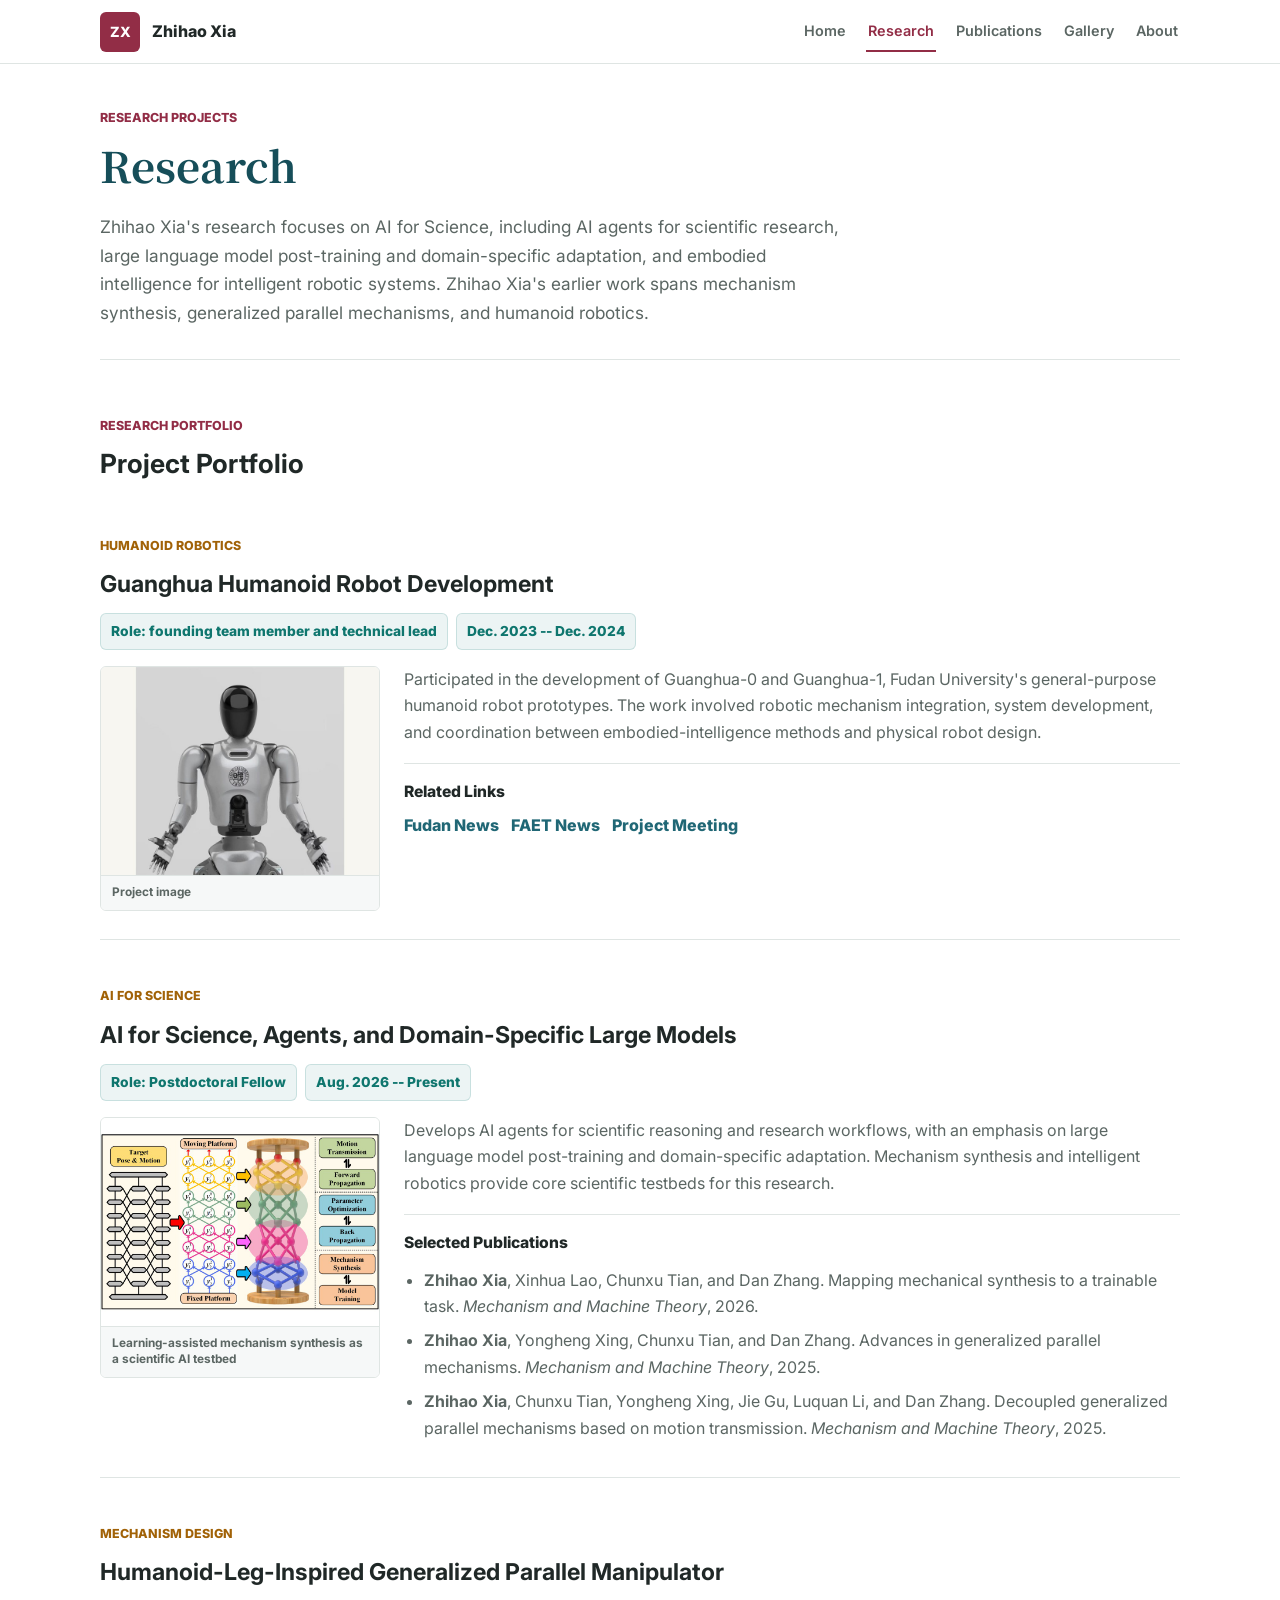
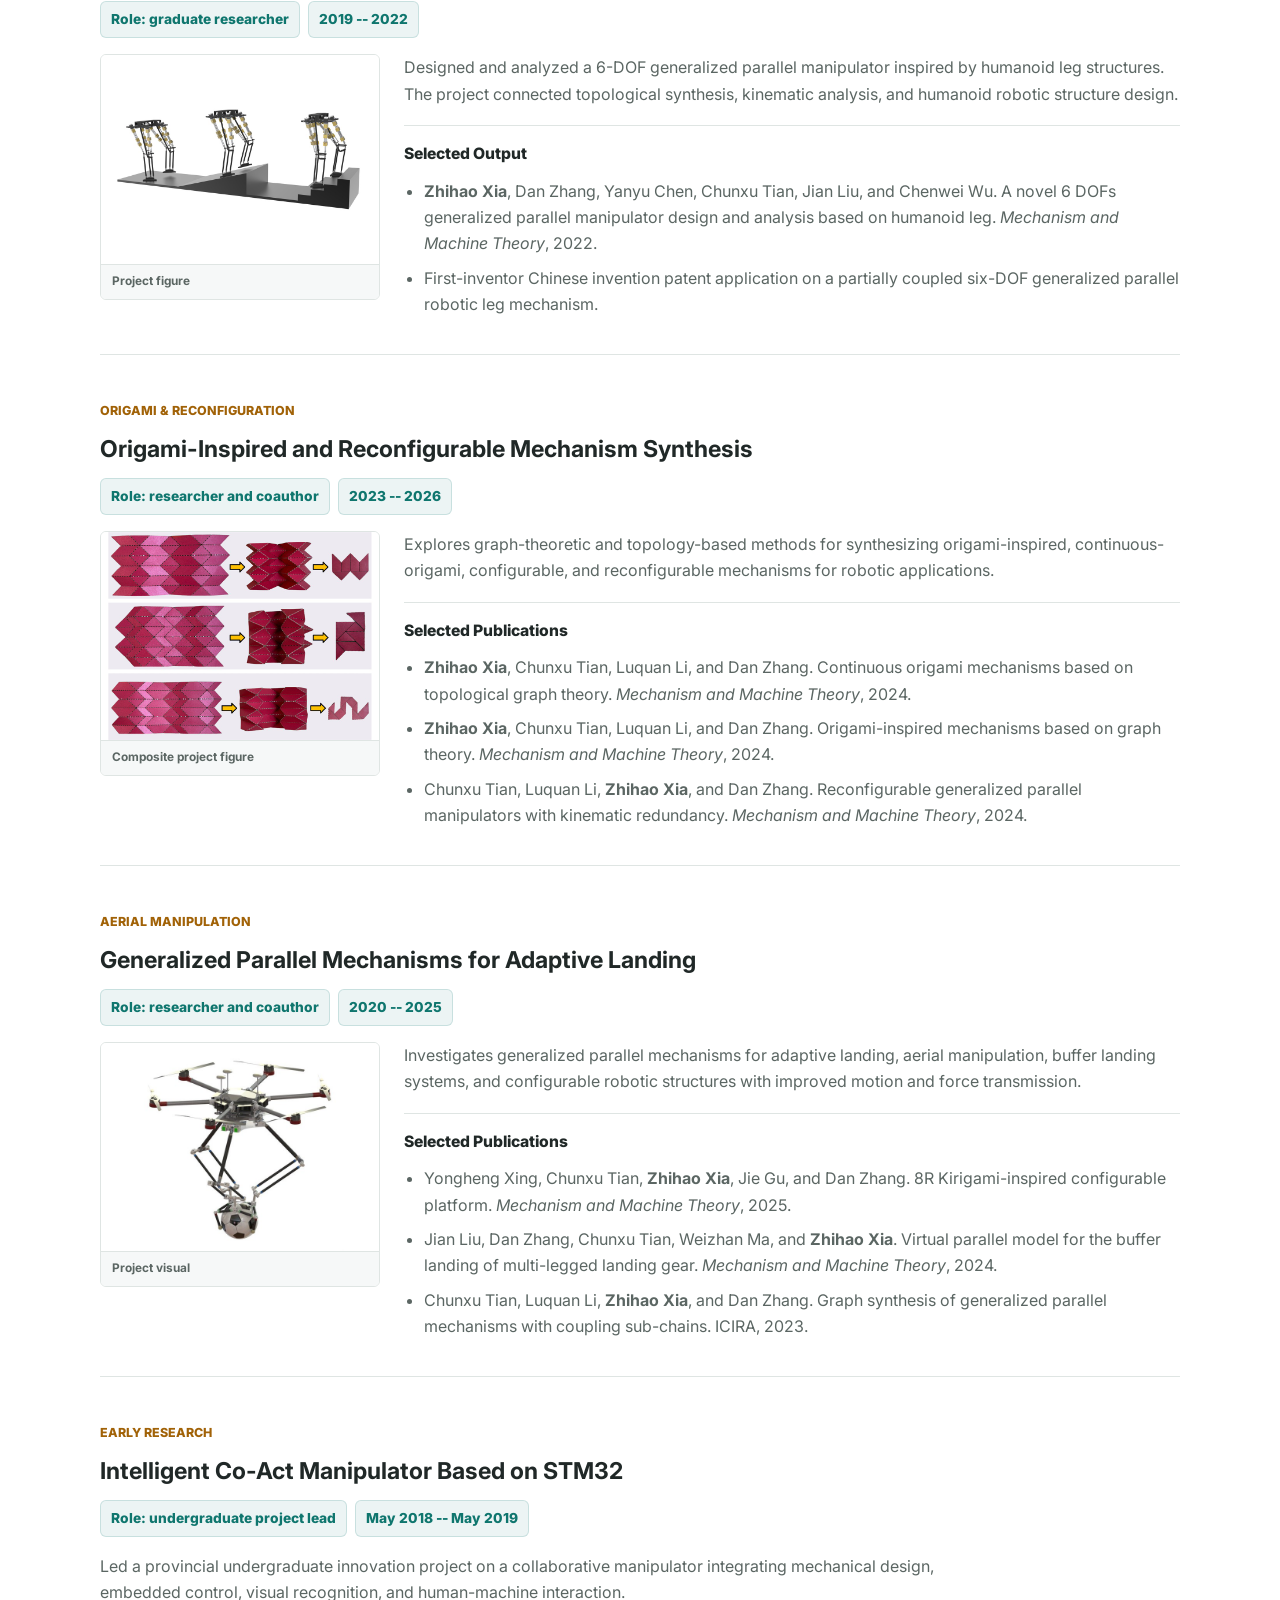
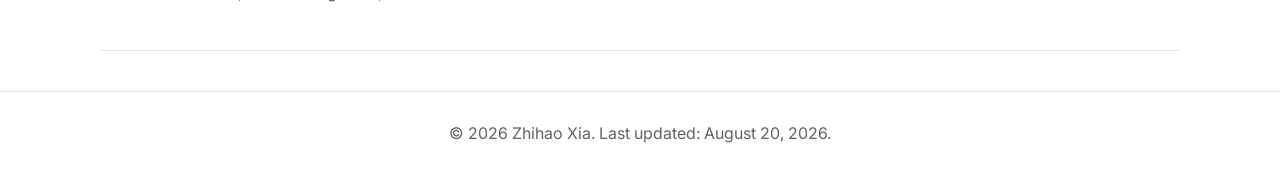
<file: research.html>
<!doctype html>
<html lang="en">
  <head>
    <meta charset="utf-8" />
    <meta name="viewport" content="width=device-width, initial-scale=1" />
    <meta
      name="description"
      content="Research by Zhihao Xia: AI for Science, AI agents for scientific research, large language model post-training, embodied intelligence, intelligent robotic systems, and mechanism design."
    />
    <title>Research | Zhihao Xia</title>
    <link rel="preconnect" href="https://fonts.googleapis.com" />
    <link rel="preconnect" href="https://fonts.gstatic.com" crossorigin />
    <link
      href="https://fonts.googleapis.com/css2?family=Inter:wght@400;500;600;700&family=Noto+Serif+SC:wght@500;700&display=swap"
      rel="stylesheet"
    />
    <link rel="stylesheet" href="styles.css" />
  </head>
  <body>
    <header class="site-header">
      <a class="brand" href="index.html" aria-label="Zhihao Xia home">
        <span class="brand-mark">ZX</span>
        <span class="brand-text">Zhihao Xia</span>
      </a>

      <nav class="site-nav" aria-label="Primary navigation">
        <a href="index.html">Home</a>
        <a href="research.html" aria-current="page">Research</a>
        <a href="publications.html">Publications</a>
        <a href="gallery.html">Gallery</a>
        <a href="about.html">About</a>
      </nav>
    </header>

    <main id="top">
      <section class="page-hero section-band">
        <p class="eyebrow">Research Projects</p>
        <h1>Research</h1>
        <p class="hero-summary">
          Zhihao Xia's research focuses on AI for Science, including AI agents
          for scientific research, large language model post-training and
          domain-specific adaptation, and embodied intelligence for intelligent
          robotic systems. Zhihao Xia's earlier work spans mechanism synthesis,
          generalized parallel mechanisms, and humanoid robotics.
        </p>
      </section>

      <section class="section research-project-section">
        <div class="section-heading">
          <p class="eyebrow">Research Portfolio</p>
          <h2>Project Portfolio</h2>
        </div>

        <div class="research-project-list">
          <article class="research-project">
            <p class="project-tag">Humanoid Robotics</p>
            <h2>Guanghua Humanoid Robot Development</h2>
            <div class="project-meta-list">
              <span>Role: founding team member and technical lead</span>
              <span>Dec. 2023 -- Dec. 2024</span>
            </div>
            <div class="research-project-body">
              <figure class="research-project-figure">
                <img
                  src="assets/research/guanghua-humanoid-robot.jpg"
                  alt="Guanghua humanoid robot prototype"
                  width="720"
                  height="540"
                />
                <figcaption>Project image</figcaption>
              </figure>
              <div class="research-project-copy">
                <p>
                  Participated in the development of Guanghua-0 and Guanghua-1,
                  Fudan University's general-purpose humanoid robot prototypes.
                  The work involved robotic mechanism integration, system
                  development, and coordination between embodied-intelligence
                  methods and physical robot design.
                </p>
                <div class="related-block">
                  <h3>Related Links</h3>
                  <div class="inline-links">
                    <a href="https://news.fudan.edu.cn/2024/0704/c31a141600/page.htm">Fudan News</a>
                    <a href="https://faet.fudan.edu.cn/dc/b8/c23814a711864/page.htm">FAET News</a>
                    <a href="https://faet.fudan.edu.cn/35/92/c23814a669074/page.htm">Project Meeting</a>
                  </div>
                </div>
              </div>
            </div>
          </article>

          <article class="research-project">
            <p class="project-tag">AI for Science</p>
            <h2>AI for Science, Agents, and Domain-Specific Large Models</h2>
            <div class="project-meta-list">
              <span>Role: Postdoctoral Fellow</span>
              <span>Aug. 2026 -- Present</span>
            </div>
            <div class="research-project-body">
              <figure class="research-project-figure">
                <img
                  src="assets/research/learning-assisted-synthesis.jpg"
                  alt="Schematic of mechanism synthesis mapped to a trainable neural-network task"
                  width="720"
                  height="540"
                />
                <figcaption>Learning-assisted mechanism synthesis as a scientific AI testbed</figcaption>
              </figure>
              <div class="research-project-copy">
                <p>
                  Develops AI agents for scientific reasoning and research
                  workflows, with an emphasis on large language model
                  post-training and domain-specific adaptation. Mechanism
                  synthesis and intelligent robotics provide core scientific
                  testbeds for this research.
                </p>
                <div class="related-block">
                  <h3>Selected Publications</h3>
                  <ul class="compact-list">
                    <li>
                      <strong>Zhihao Xia</strong>, Xinhua Lao, Chunxu Tian, and Dan
                      Zhang. Mapping mechanical synthesis to a trainable task.
                      <em>Mechanism and Machine Theory</em>, 2026.
                    </li>
                    <li>
                      <strong>Zhihao Xia</strong>, Yongheng Xing, Chunxu Tian, and
                      Dan Zhang. Advances in generalized parallel mechanisms.
                      <em>Mechanism and Machine Theory</em>, 2025.
                    </li>
                    <li>
                      <strong>Zhihao Xia</strong>, Chunxu Tian, Yongheng Xing,
                      Jie Gu, Luquan Li, and Dan Zhang. Decoupled generalized
                      parallel mechanisms based on motion transmission.
                      <em>Mechanism and Machine Theory</em>, 2025.
                    </li>
                  </ul>
                </div>
              </div>
            </div>
          </article>

          <article class="research-project">
            <p class="project-tag">Mechanism Design</p>
            <h2>Humanoid-Leg-Inspired Generalized Parallel Manipulator</h2>
            <div class="project-meta-list">
              <span>Role: graduate researcher</span>
              <span>2019 -- 2022</span>
            </div>
            <div class="research-project-body">
              <figure class="research-project-figure">
                <img
                  src="assets/research/humanoid-leg-parallel-manipulator.jpg"
                  alt="Six-degree-of-freedom parallel manipulator reference"
                  width="720"
                  height="540"
                />
                <figcaption>Project figure</figcaption>
              </figure>
              <div class="research-project-copy">
                <p>
                  Designed and analyzed a 6-DOF generalized parallel manipulator
                  inspired by humanoid leg structures. The project connected
                  topological synthesis, kinematic analysis, and humanoid robotic
                  structure design.
                </p>
                <div class="related-block">
                  <h3>Selected Output</h3>
                  <ul class="compact-list">
                    <li>
                      <strong>Zhihao Xia</strong>, Dan Zhang, Yanyu Chen, Chunxu
                      Tian, Jian Liu, and Chenwei Wu. A novel 6 DOFs generalized
                      parallel manipulator design and analysis based on humanoid
                      leg. <em>Mechanism and Machine Theory</em>, 2022.
                    </li>
                    <li>
                      First-inventor Chinese invention patent application on a
                      partially coupled six-DOF generalized parallel robotic leg
                      mechanism.
                    </li>
                  </ul>
                </div>
              </div>
            </div>
          </article>

          <article class="research-project">
            <p class="project-tag">Origami & Reconfiguration</p>
            <h2>Origami-Inspired and Reconfigurable Mechanism Synthesis</h2>
            <div class="project-meta-list">
              <span>Role: researcher and coauthor</span>
              <span>2023 -- 2026</span>
            </div>
            <div class="research-project-body">
              <figure class="research-project-figure">
                <img
                  src="assets/research/origami-reconfigurable-mechanism.jpg"
                  alt="Miura-ori origami tessellation models"
                  width="720"
                  height="540"
                />
                <figcaption>Composite project figure</figcaption>
              </figure>
              <div class="research-project-copy">
                <p>
                  Explores graph-theoretic and topology-based methods for
                  synthesizing origami-inspired, continuous-origami, configurable,
                  and reconfigurable mechanisms for robotic applications.
                </p>
                <div class="related-block">
                  <h3>Selected Publications</h3>
                  <ul class="compact-list">
                    <li>
                      <strong>Zhihao Xia</strong>, Chunxu Tian, Luquan Li, and Dan
                      Zhang. Continuous origami mechanisms based on topological
                      graph theory. <em>Mechanism and Machine Theory</em>, 2024.
                    </li>
                    <li>
                      <strong>Zhihao Xia</strong>, Chunxu Tian, Luquan Li, and Dan
                      Zhang. Origami-inspired mechanisms based on graph theory.
                      <em>Mechanism and Machine Theory</em>, 2024.
                    </li>
                    <li>
                      Chunxu Tian, Luquan Li, <strong>Zhihao Xia</strong>, and Dan
                      Zhang. Reconfigurable generalized parallel manipulators with
                      kinematic redundancy. <em>Mechanism and Machine Theory</em>,
                      2024.
                    </li>
                  </ul>
                </div>
              </div>
            </div>
          </article>

          <article class="research-project">
            <p class="project-tag">Aerial Manipulation</p>
            <h2>Generalized Parallel Mechanisms for Adaptive Landing</h2>
            <div class="project-meta-list">
              <span>Role: researcher and coauthor</span>
              <span>2020 -- 2025</span>
            </div>
            <div class="research-project-body">
              <figure class="research-project-figure">
                <img
                  src="assets/research/adaptive-landing-parallel-mechanism.jpg"
                  alt="Aerial robot with generalized parallel mechanism for adaptive landing and manipulation"
                  width="720"
                  height="540"
                />
                <figcaption>Project visual</figcaption>
              </figure>
              <div class="research-project-copy">
                <p>
                  Investigates generalized parallel mechanisms for adaptive
                  landing, aerial manipulation, buffer landing systems, and
                  configurable robotic structures with improved motion and force
                  transmission.
                </p>
                <div class="related-block">
                  <h3>Selected Publications</h3>
                  <ul class="compact-list">
                    <li>
                      Yongheng Xing, Chunxu Tian, <strong>Zhihao Xia</strong>,
                      Jie Gu, and Dan Zhang. 8R Kirigami-inspired configurable
                      platform. <em>Mechanism and Machine Theory</em>, 2025.
                    </li>
                    <li>
                      Jian Liu, Dan Zhang, Chunxu Tian, Weizhan Ma, and
                      <strong>Zhihao Xia</strong>. Virtual parallel model for the
                      buffer landing of multi-legged landing gear.
                      <em>Mechanism and Machine Theory</em>, 2024.
                    </li>
                    <li>
                      Chunxu Tian, Luquan Li, <strong>Zhihao Xia</strong>, and Dan
                      Zhang. Graph synthesis of generalized parallel mechanisms
                      with coupling sub-chains. ICIRA, 2023.
                    </li>
                  </ul>
                </div>
              </div>
            </div>
          </article>

          <article class="research-project">
            <p class="project-tag">Early Research</p>
            <h2>Intelligent Co-Act Manipulator Based on STM32</h2>
            <div class="project-meta-list">
              <span>Role: undergraduate project lead</span>
              <span>May 2018 -- May 2019</span>
            </div>
            <p class="project-description">
              Led a provincial undergraduate innovation project on a
              collaborative manipulator integrating mechanical design, embedded
              control, visual recognition, and human-machine interaction.
            </p>
          </article>
        </div>
      </section>
    </main>

    <footer class="site-footer">
      <p>© <span id="year"></span> Zhihao Xia. Last updated: August 20, 2026.</p>
    </footer>

    <script src="script.js"></script>
  </body>
</html>
</file>
<file: styles.css>
:root {
  --bg: #ffffff;
  --surface: #ffffff;
  --surface-soft: #f6f8f8;
  --muted-surface: #f4f7f7;
  --ink: #202827;
  --ink-soft: #36423f;
  --muted: #5b6663;
  --line: #dfe5e3;
  --accent: #206775;
  --accent-dark: #164e59;
  --teal: #0f766e;
  --wine: #922d46;
  --gold: #a16207;
  --shadow: 0 18px 45px rgba(23, 32, 51, 0.08);
  --radius: 8px;
  --max-width: 1080px;
}

* {
  box-sizing: border-box;
}

html {
  scroll-behavior: smooth;
  scroll-padding-top: 100px;
}

body {
  margin: 0;
  color: var(--ink);
  background: var(--bg);
  font-family: Inter, system-ui, -apple-system, BlinkMacSystemFont, "Segoe UI", sans-serif;
  line-height: 1.65;
}

a {
  color: inherit;
  text-decoration: none;
}

a:focus-visible,
button:focus-visible {
  outline: 3px solid rgba(29, 79, 145, 0.25);
  outline-offset: 3px;
}

.site-header {
  position: sticky;
  top: 0;
  z-index: 10;
  display: flex;
  align-items: center;
  justify-content: space-between;
  gap: 24px;
  min-height: 64px;
  padding: 10px max(22px, calc((100% - var(--max-width)) / 2));
  background: rgba(255, 255, 255, 0.96);
  border-bottom: 1px solid var(--line);
  backdrop-filter: blur(16px);
}

.brand {
  display: inline-flex;
  align-items: center;
  gap: 12px;
  min-width: 0;
  color: var(--ink);
  font-weight: 800;
}

.brand-mark {
  display: inline-grid;
  place-items: center;
  width: 40px;
  height: 40px;
  flex: 0 0 40px;
  color: #ffffff;
  background: var(--wine);
  border-radius: 6px;
  font-size: 0.88rem;
  letter-spacing: 0;
}

.brand-text {
  white-space: nowrap;
}

.site-nav {
  display: flex;
  align-items: center;
  gap: 18px;
  color: var(--muted);
  font-size: 0.9rem;
  font-weight: 600;
}

.site-nav a {
  position: relative;
  padding: 8px 2px;
  border-bottom: 2px solid transparent;
  white-space: nowrap;
}

.site-nav a:hover,
.site-nav a[aria-current="page"] {
  color: var(--wine);
  border-bottom-color: var(--wine);
}

.section,
.section-band {
  width: min(100% - 40px, var(--max-width));
  margin: 0 auto;
}

.home-hero,
.hero,
.profile-intro {
  display: grid;
  grid-template-columns: minmax(0, 1fr) 310px;
  gap: clamp(32px, 6vw, 76px);
  align-items: start;
  padding: 48px 0;
}

.home-intro,
.hero-content,
.profile-intro-content {
  min-width: 0;
}

.page-hero {
  padding: 44px 0 32px;
}

.page-hero h1 {
  color: var(--accent-dark);
}

.eyebrow {
  margin: 0 0 10px;
  color: var(--wine);
  font-size: 0.78rem;
  font-weight: 800;
  letter-spacing: 0;
  text-transform: uppercase;
}

h1,
h2,
h3,
p {
  overflow-wrap: anywhere;
}

h1,
h2,
h3 {
  margin: 0;
  line-height: 1.25;
}

h1 {
  color: var(--ink);
  font-family: "Noto Serif SC", Georgia, serif;
  font-size: 2.625rem;
  font-weight: 700;
}

h1 span {
  display: inline-block;
  margin-left: 12px;
  color: var(--accent-dark);
  font-family: "Noto Serif SC", Georgia, serif;
  font-size: 0.72em;
}

h2 {
  color: var(--ink);
  font-size: 1.65rem;
  font-weight: 700;
}

h3 {
  color: var(--ink);
  font-size: 1.05rem;
  font-weight: 800;
}

.profile-title {
  margin: 18px 0 14px;
  color: var(--ink-soft);
  font-size: 1.08rem;
  font-weight: 800;
}

.profile-lines {
  max-width: 850px;
  color: var(--ink-soft);
}

.profile-lines p {
  margin: 7px 0;
}

.profile-lines a,
.profile-contact a,
.intro-copy a,
.about-grid a,
.hero-summary a {
  color: var(--accent);
  font-weight: 700;
  text-decoration: underline;
  text-decoration-thickness: 1.5px;
  text-underline-offset: 3px;
}

.welcome-line {
  margin: 20px 0 12px;
  color: var(--ink);
  font-weight: 800;
}

.intro-copy {
  max-width: 860px;
}

.intro-copy p {
  margin: 14px 0;
  color: var(--ink-soft);
  line-height: 1.58;
  text-align: left;
}

.intro-copy-lead {
  margin-top: 22px;
}

.profile-contact,
.last-updated {
  margin: 16px 0 0;
  color: var(--ink);
}

.quick-links,
.hero-actions {
  display: flex;
  flex-wrap: wrap;
  gap: 10px;
  margin-top: 28px;
}

.button {
  display: inline-flex;
  align-items: center;
  justify-content: center;
  min-height: 42px;
  padding: 9px 15px;
  border: 1px solid var(--line);
  border-radius: 6px;
  background: var(--surface);
  color: var(--ink);
  font-weight: 800;
  box-shadow: 0 1px 0 rgba(23, 32, 51, 0.05);
}

.button:hover {
  border-color: rgba(29, 79, 145, 0.45);
  color: var(--accent-dark);
}

.button-primary {
  color: #ffffff;
  border-color: var(--accent);
  background: var(--accent);
}

.button-primary:hover {
  color: #ffffff;
  border-color: var(--accent-dark);
  background: var(--accent-dark);
}

.profile-card,
.profile-panel {
  padding: 14px;
  background: rgba(255, 255, 255, 0.86);
  border: 1px solid rgba(217, 222, 216, 0.95);
  border-radius: var(--radius);
  box-shadow: var(--shadow);
}

.profile-panel-compact {
  padding: 12px;
  box-shadow: none;
}

.profile-photo {
  display: block;
  width: 100%;
  aspect-ratio: 5 / 7;
  height: auto;
  object-fit: cover;
  object-position: center top;
  border-radius: 6px;
  background: #dfe8e4;
}

.profile-card-body {
  padding: 16px 2px 2px;
}

.profile-card-name,
.profile-meta .profile-name {
  margin: 0;
  color: var(--ink);
  font-weight: 800;
}

.profile-card-meta,
.profile-meta {
  margin: 8px 0 0;
  color: var(--muted);
  font-size: 0.95rem;
}

.profile-meta p {
  margin: 4px 0;
}

.section {
  padding: 40px 0;
  border-top: 1px solid var(--line);
}

.section-muted {
  width: 100%;
  max-width: none;
  padding-right: max(20px, calc((100vw - var(--max-width)) / 2));
  padding-left: max(20px, calc((100vw - var(--max-width)) / 2));
  background: var(--muted-surface);
}

.section-heading {
  max-width: 760px;
  margin-bottom: 28px;
}

.section-heading-row {
  display: flex;
  align-items: end;
  justify-content: space-between;
  gap: 20px;
  max-width: none;
}

.hero-summary {
  max-width: 760px;
  margin: 22px 0 0;
  color: var(--muted);
  font-size: 1.08rem;
}

.text-link {
  color: var(--accent);
  font-weight: 800;
  text-decoration: underline;
  text-decoration-thickness: 2px;
  text-underline-offset: 4px;
}

.text-link:hover {
  color: var(--accent-dark);
}

.focus-grid,
.interest-grid,
.project-grid {
  display: grid;
  grid-template-columns: repeat(3, minmax(0, 1fr));
  gap: 16px;
}

.project-grid {
  grid-template-columns: repeat(2, minmax(0, 1fr));
}

.focus-card,
.interest-card,
.project-card,
.honor-card {
  min-height: 188px;
  padding: 22px;
  background: var(--surface);
  border: 1px solid rgba(23, 32, 51, 0.1);
  border-radius: var(--radius);
}

.focus-card {
  display: flex;
  flex-direction: column;
  gap: 12px;
}

.focus-index {
  margin: 0;
  color: var(--gold);
  font-size: 0.84rem;
  font-weight: 800;
}

.focus-card p,
.interest-card p,
.project-card p,
.publication-item p,
.compact-publication p,
.cv-block p,
.compact-list {
  color: var(--muted);
}

.focus-card p:last-child,
.interest-card p,
.project-card p {
  margin-bottom: 0;
}

.home-dashboard {
  display: grid;
  grid-template-columns: minmax(0, 1.35fr) minmax(300px, 0.8fr);
  gap: clamp(34px, 5vw, 64px);
  align-items: start;
}

.home-main-column,
.home-side-column {
  min-width: 0;
}

.home-side-column {
  padding-left: clamp(0px, 3vw, 28px);
  border-left: 1px solid var(--line);
}

.news-list {
  display: grid;
  gap: 15px;
  margin: 0;
  padding: 0;
  list-style: none;
}

.news-item {
  display: grid;
  grid-template-columns: 94px 28px minmax(0, 1fr);
  gap: 8px;
  align-items: start;
}

.news-item time {
  color: var(--ink);
  font-style: italic;
  font-weight: 800;
  white-space: nowrap;
}

.news-emoji {
  line-height: 1.65;
}

.news-item p {
  margin: 0;
  color: var(--muted);
}

.news-item a {
  color: var(--accent);
  font-weight: 800;
  text-decoration: underline;
  text-decoration-thickness: 1.5px;
  text-underline-offset: 3px;
}

.compact-publication-list {
  display: grid;
  gap: 18px;
}

.compact-publication {
  padding-bottom: 18px;
  border-bottom: 1px solid var(--line);
}

.compact-publication h3 {
  margin: 5px 0 8px;
  font-size: 0.98rem;
}

.compact-publication p {
  margin: 0;
  font-size: 0.94rem;
}

.publication-year {
  margin: 2px 0 0;
  color: var(--wine);
  font-weight: 800;
}

.side-link {
  display: inline-flex;
  margin-top: 22px;
}

.service-panel {
  margin-top: 36px;
  padding-top: 26px;
  border-top: 1px solid var(--line);
}

.service-panel h2 {
  margin-bottom: 12px;
  font-size: 1.25rem;
}

.service-list {
  display: grid;
  gap: 10px;
  margin: 0;
  padding: 0;
  color: var(--muted);
  list-style: none;
}

.service-list li {
  position: relative;
  padding-left: 18px;
}

.service-list li::before {
  position: absolute;
  top: 0.72em;
  left: 0;
  width: 6px;
  height: 6px;
  background: var(--wine);
  border-radius: 50%;
  content: "";
}

.about-grid {
  display: grid;
  grid-template-columns: repeat(2, minmax(0, 1fr));
  gap: 28px;
  color: var(--muted);
  font-size: 1.03rem;
}

.about-grid p {
  margin: 0;
}

.timeline-list {
  display: grid;
  gap: 0;
  border-top: 1px solid var(--line);
}

.timeline-item {
  display: grid;
  grid-template-columns: 190px minmax(0, 1fr);
  gap: 24px;
  padding: 24px 0;
  border-bottom: 1px solid var(--line);
}

.timeline-date {
  margin: 2px 0 0;
  color: var(--wine);
  font-weight: 800;
}

.timeline-item h3 {
  margin-bottom: 8px;
}

.timeline-item p {
  margin: 0;
  color: var(--muted);
}

.project-tag {
  margin: 0 0 14px;
  color: var(--gold);
  font-size: 0.78rem;
  font-weight: 800;
  letter-spacing: 0;
  text-transform: uppercase;
}

.publication-list {
  display: grid;
  gap: 16px;
}

.publication-item {
  display: grid;
  grid-template-columns: 92px minmax(0, 1fr);
  gap: 22px;
  padding: 22px 0;
  border-top: 1px solid var(--line);
}

.publication-item:first-child {
  border-top: 0;
}

.publication-item h3 {
  margin-bottom: 8px;
}

.publication-item p {
  margin: 0;
}

.inline-links {
  display: flex;
  flex-wrap: wrap;
  gap: 12px;
  margin-top: 10px;
  font-weight: 800;
}

.inline-links a {
  color: var(--accent);
}

.research-project-section {
  padding-top: 56px;
}

.research-project-list {
  display: grid;
  gap: 18px;
}

.research-project {
  padding: 28px 0;
  border-bottom: 1px solid var(--line);
}

.research-project h2 {
  max-width: 880px;
  font-size: 1.45rem;
}

.research-project-body {
  display: grid;
  grid-template-columns: minmax(220px, 280px) minmax(0, 1fr);
  gap: 24px;
  align-items: start;
  margin-top: 4px;
}

.research-project-figure {
  margin: 0;
  overflow: hidden;
  border: 1px solid var(--line);
  border-radius: 6px;
  background: #ffffff;
}

.research-project-figure img {
  display: block;
  width: 100%;
  aspect-ratio: 4 / 3;
  height: auto;
  object-fit: contain;
}

.research-project-figure figcaption {
  padding: 9px 11px;
  color: var(--muted);
  background: var(--surface-soft);
  border-top: 1px solid var(--line);
  font-size: 0.74rem;
  font-weight: 700;
  line-height: 1.35;
}

.research-project-figure figcaption a {
  color: var(--accent);
  font-weight: 800;
}

.research-project-copy {
  min-width: 0;
}

.research-project-copy > p {
  margin-top: 0;
  color: var(--muted);
}

.project-description {
  max-width: 880px;
  color: var(--muted);
}

.project-meta-list {
  display: flex;
  flex-wrap: wrap;
  gap: 8px;
  margin: 14px 0 16px;
}

.project-meta-list span {
  padding: 6px 10px;
  color: var(--teal);
  background: rgba(15, 118, 110, 0.08);
  border: 1px solid rgba(15, 118, 110, 0.16);
  border-radius: 6px;
  font-size: 0.86rem;
  font-weight: 800;
}

.related-block {
  margin-top: 18px;
  padding-top: 18px;
  border-top: 1px solid var(--line);
}

.related-block h3 {
  font-size: 0.98rem;
}

.honor-grid {
  display: grid;
  grid-template-columns: repeat(2, minmax(0, 1fr));
  gap: 16px;
}

.compact-list {
  margin: 14px 0 0;
  padding-left: 20px;
}

.compact-list li {
  margin: 8px 0;
}

.compact-list a {
  color: var(--accent);
  font-weight: 800;
}

.numbered-list {
  margin: 0;
  padding-left: 22px;
  color: var(--muted);
}

.numbered-list li {
  margin: 12px 0;
}

.skill-list {
  display: grid;
  gap: 10px;
  color: var(--muted);
}

.skill-list p {
  margin: 0;
}

.gallery-grid {
  display: grid;
  grid-template-columns: repeat(2, minmax(0, 1fr));
  gap: 18px;
}

.gallery-item {
  margin: 0;
  overflow: hidden;
  background: var(--surface);
  border: 1px solid var(--line);
  border-radius: var(--radius);
}

.gallery-item img {
  display: block;
  width: 100%;
  aspect-ratio: 977 / 643;
  height: auto;
  object-fit: cover;
}

.gallery-item-portrait img {
  aspect-ratio: 3 / 4;
  object-fit: contain;
  object-position: center center;
  background: #f5f1ea;
}

.gallery-item-document img {
  aspect-ratio: 1400 / 957;
  object-fit: contain;
  object-position: center center;
  background: #f5f1ea;
}

.gallery-item-document-portrait img {
  aspect-ratio: 1055 / 1491;
  object-fit: contain;
  object-position: center center;
  background: #f5f1ea;
}

.gallery-item figcaption {
  padding: 12px 14px;
  color: var(--muted);
  font-weight: 800;
}

.video-frame {
  overflow: hidden;
  background: #000000;
  border: 1px solid var(--line);
  border-radius: var(--radius);
}

.video-frame video {
  display: block;
  width: 100%;
  max-height: 76vh;
}

.cv-block {
  display: flex;
  align-items: center;
  justify-content: space-between;
  gap: 28px;
  padding: 30px;
  background: var(--surface);
  border: 1px solid var(--line);
  border-radius: var(--radius);
}

.cv-block p {
  max-width: 680px;
  margin: 12px 0 0;
}

.contact-section {
  padding-bottom: 80px;
}

.contact-grid {
  display: grid;
  grid-template-columns: repeat(auto-fit, minmax(180px, 1fr));
  gap: 12px;
}

.contact-grid a {
  min-height: 64px;
  padding: 16px;
  border: 1px solid var(--line);
  border-radius: 6px;
  background: var(--surface);
  color: var(--accent);
  font-weight: 800;
}

.contact-grid a:hover {
  border-color: rgba(29, 79, 145, 0.45);
  color: var(--accent-dark);
}

.site-footer {
  padding: 28px 20px;
  color: var(--muted);
  text-align: center;
  border-top: 1px solid var(--line);
}

.site-footer p {
  margin: 0;
}

[hidden] {
  display: none !important;
}

.sr-only {
  position: absolute;
  width: 1px;
  height: 1px;
  padding: 0;
  margin: -1px;
  overflow: hidden;
  clip-path: inset(50%);
  white-space: nowrap;
  border: 0;
}

.home-hero {
  grid-template-columns: minmax(0, 1fr) 230px;
  gap: 56px;
  align-items: center;
}

.home-hero .profile-card {
  padding: 0;
  border: 0;
  border-radius: 0;
  box-shadow: none;
  background: none;
}

.home-hero .profile-photo {
  object-fit: contain;
  border-radius: 4px;
}

.home-hero .profile-title {
  color: var(--wine);
  font-weight: 600;
  margin-top: 12px;
}

.profile-lines,
.intro-copy {
  font-size: 0.96rem;
}

.profile-lines strong,
.profile-lines a,
.profile-contact a {
  font-weight: 600;
}

.quick-links {
  column-gap: 22px;
  row-gap: 8px;
  margin-top: 20px;
}

.quick-links > a:not(.button) {
  color: var(--accent);
  font-weight: 600;
  text-decoration: underline;
  text-underline-offset: 5px;
  text-decoration-color: #adc6ca;
}

.quick-links > a:hover,
.compact-publication a:hover {
  color: var(--wine);
}

.profile-contact {
  font-size: 0.94rem;
  margin-top: 14px;
}

.home-dashboard {
  grid-template-columns: minmax(0, 1.4fr) minmax(0, 1fr);
  gap: 48px;
}

.home-dashboard h2 {
  font-size: 1.4rem;
}

.news-list {
  gap: 20px;
}

.news-item {
  grid-template-columns: 74px 20px minmax(0, 1fr);
  gap: 8px;
  font-size: 0.94rem;
}

.news-item time {
  font-size: 0.86rem;
  font-weight: 600;
  font-style: normal;
  color: var(--wine);
  font-variant-numeric: tabular-nums;
}

.news-item em {
  color: var(--ink-soft);
}

.news-archive {
  margin-top: 24px;
}

.news-archive summary {
  width: fit-content;
  cursor: pointer;
  color: var(--accent);
  font-weight: 600;
  padding: 8px 0;
}

.news-archive[open] .news-list {
  margin-top: 16px;
}

.recent-heading {
  margin-top: 0;
  margin-bottom: 20px;
}

.compact-publication h3 {
  font-weight: 600;
  line-height: 1.45;
}

.compact-publication h3 a {
  color: var(--accent-dark);
}

.compact-publication p,
.service-list {
  font-size: 0.86rem;
}

.publication-filters {
  display: flex;
  flex-wrap: wrap;
  justify-content: space-between;
  gap: 16px 24px;
  align-items: center;
}

.publication-modes {
  display: flex;
  flex-wrap: wrap;
  gap: 4px;
  padding: 0;
  margin: 0;
  border: 0;
}

.publication-modes label {
  position: relative;
  cursor: pointer;
  font-size: 0.86rem;
}

.publication-modes input {
  position: absolute;
  opacity: 0;
  width: 1px;
  height: 1px;
}

.publication-modes span {
  display: block;
  padding: 9px 12px;
  color: var(--muted);
  border-bottom: 2px solid transparent;
}

.publication-modes input:checked + span {
  color: var(--wine);
  border-bottom-color: var(--wine);
  background: #faf2f4;
}

.publication-modes input:focus-visible + span,
summary:focus-visible,
input[type="search"]:focus-visible {
  outline: 2px solid var(--accent);
  outline-offset: 3px;
}

.publication-search {
  flex: 0 1 260px;
  min-width: 0;
}

.publication-search input {
  width: 100%;
  min-height: 42px;
  border: 1px solid var(--line);
  border-radius: 4px;
  padding: 8px 12px;
  background: var(--surface);
  font: inherit;
  font-size: 0.9rem;
  color: var(--ink);
}

.publication-overview {
  display: flex;
  flex-wrap: wrap;
  justify-content: space-between;
  gap: 6px 16px;
  padding: 18px 0 26px;
  color: var(--muted);
  font-size: 0.84rem;
}

.publication-overview p {
  margin: 0;
}

#publication-count {
  color: var(--ink);
  font-weight: 600;
}

.publication-layout {
  display: grid;
  grid-template-columns: 110px minmax(0, 1fr);
  gap: 48px;
  align-items: start;
  border-top: 1px solid var(--line);
  padding-top: 26px;
}

.publication-years {
  position: sticky;
  top: 96px;
  display: grid;
  gap: 4px;
}

.publication-years a {
  display: flex;
  justify-content: space-between;
  gap: 16px;
  padding: 8px 6px;
  color: var(--accent);
  font-size: 0.94rem;
  font-weight: 600;
}

.publication-years a:hover {
  background: var(--surface-soft);
}

.publication-years span {
  color: var(--muted);
  font-size: 0.78rem;
  font-weight: 400;
}

.publication-year-group {
  scroll-margin-top: 20px;
  margin-bottom: 36px;
}

.publication-year-group > h2 {
  color: var(--wine);
  font-size: 1.35rem;
  margin: 6px 0 8px;
}

.publication-record {
  padding: 22px 0;
  border-bottom: 1px solid var(--line);
  scroll-margin-top: 20px;
}

.publication-record:target {
  border-bottom-color: var(--wine);
}

.publication-record h3 {
  font-size: 1.05rem;
  font-weight: 600;
  line-height: 1.5;
  margin: 6px 0 9px;
  color: var(--accent-dark);
}

.publication-meta {
  display: flex;
  flex-wrap: wrap;
  gap: 8px 18px;
  font-size: 0.75rem;
  font-weight: 600;
  color: var(--muted);
}

.publication-status {
  color: var(--wine);
}

.publication-authors,
.publication-venue {
  font-size: 0.92rem;
  line-height: 1.65;
  color: var(--muted);
  margin: 6px 0;
}

.publication-authors strong {
  color: var(--ink);
  font-weight: 700;
}

.publication-record .inline-links {
  font-size: 0.83rem;
  font-weight: 600;
}

.inline-links a:hover {
  text-decoration: underline;
  text-underline-offset: 4px;
}

@media (max-width: 960px) {
  .site-header {
    gap: 16px;
  }

  .site-nav {
    gap: 12px;
  }

  .hero,
  .profile-intro {
    grid-template-columns: 1fr;
    padding-top: 52px;
  }

  .profile-card,
  .profile-panel {
    max-width: 360px;
  }

  .home-dashboard {
    grid-template-columns: 1fr;
  }

  .home-side-column {
    padding-left: 0;
    border-left: 0;
  }

  .focus-grid,
  .interest-grid,
  .project-grid,
  .honor-grid,
  .contact-grid,
  .gallery-grid {
    grid-template-columns: repeat(2, minmax(0, 1fr));
  }

  .research-project-body {
    grid-template-columns: 1fr;
  }

  .research-project-figure {
    max-width: 460px;
  }
}

@media (max-width: 640px) {
  html {
    scroll-padding-top: 150px;
  }

  .site-header {
    flex-direction: column;
    align-items: flex-start;
    gap: 6px;
    padding: 10px 16px 4px;
  }

  .site-nav {
    flex-wrap: wrap;
    gap: 4px 6px;
    font-size: 0.79rem;
  }

  .site-nav a {
    padding: 8px 0;
  }

  h1 {
    font-size: 2rem;
  }

  h2 {
    font-size: 1.4rem;
  }

  .home-hero {
    grid-template-columns: minmax(0, 1fr) 96px;
    gap: 16px;
    padding: 30px 0;
  }

  .home-intro {
    display: contents;
  }

  .home-hero .profile-heading {
    grid-column: 1;
  }

  .home-hero .profile-heading .eyebrow {
    font-size: 0.72rem;
  }

  .home-hero .profile-title {
    font-size: 0.94rem;
    margin-bottom: 0;
  }

  .home-hero .profile-lines,
  .home-hero .intro-copy,
  .home-hero .quick-links,
  .home-hero .profile-contact {
    grid-column: 1 / -1;
    margin-top: 0;
  }

  .home-hero .intro-copy p:first-child {
    margin-top: 0;
  }

  .home-hero .profile-card {
    grid-row: 1;
    grid-column: 2;
    align-self: start;
    width: 96px;
  }

  .home-hero .profile-photo {
    width: 96px;
    height: 134px;
  }

  .publication-filters {
    gap: 16px;
  }

  .publication-search {
    flex-basis: 100%;
  }

  .publication-modes span {
    padding: 8px;
  }

  .publication-layout {
    grid-template-columns: minmax(0, 1fr);
    gap: 24px;
  }

  .publication-years {
    position: static;
    display: flex;
    flex-wrap: wrap;
    gap: 4px 12px;
  }

  .publication-years a {
    gap: 6px;
    padding: 4px 0;
  }

  .publication-record h3 {
    font-size: 1rem;
  }
  .section,
  .section-band {
    width: min(100% - 32px, var(--max-width));
  }

  .section {
    padding: 32px 0;
  }

  .section-muted {
    padding-right: 16px;
    padding-left: 16px;
  }

  h1 span {
    display: block;
    margin: 6px 0 0;
  }

  .about-grid,
  .focus-grid,
  .interest-grid,
  .project-grid,
  .honor-grid,
  .contact-grid,
  .gallery-grid,
  .timeline-item,
  .publication-item {
    grid-template-columns: 1fr;
  }

  .news-item {
    grid-template-columns: 74px minmax(0, 1fr);
    gap: 4px 8px;
  }

  .news-item p {
    grid-column: 1 / -1;
  }

  .section-heading-row,
  .cv-block {
    align-items: flex-start;
    flex-direction: column;
  }

  .publication-item {
    gap: 8px;
  }

  .publication-year {
    margin-top: 0;
  }

  .research-project {
    padding: 22px 0;
  }

  .research-project-figure {
    max-width: none;
  }

  .quick-links .button,
  .hero-actions .button {
    flex: 1 1 130px;
  }
}

@media (prefers-reduced-motion: reduce) {
  html {
    scroll-behavior: auto;
  }
}
</file>
